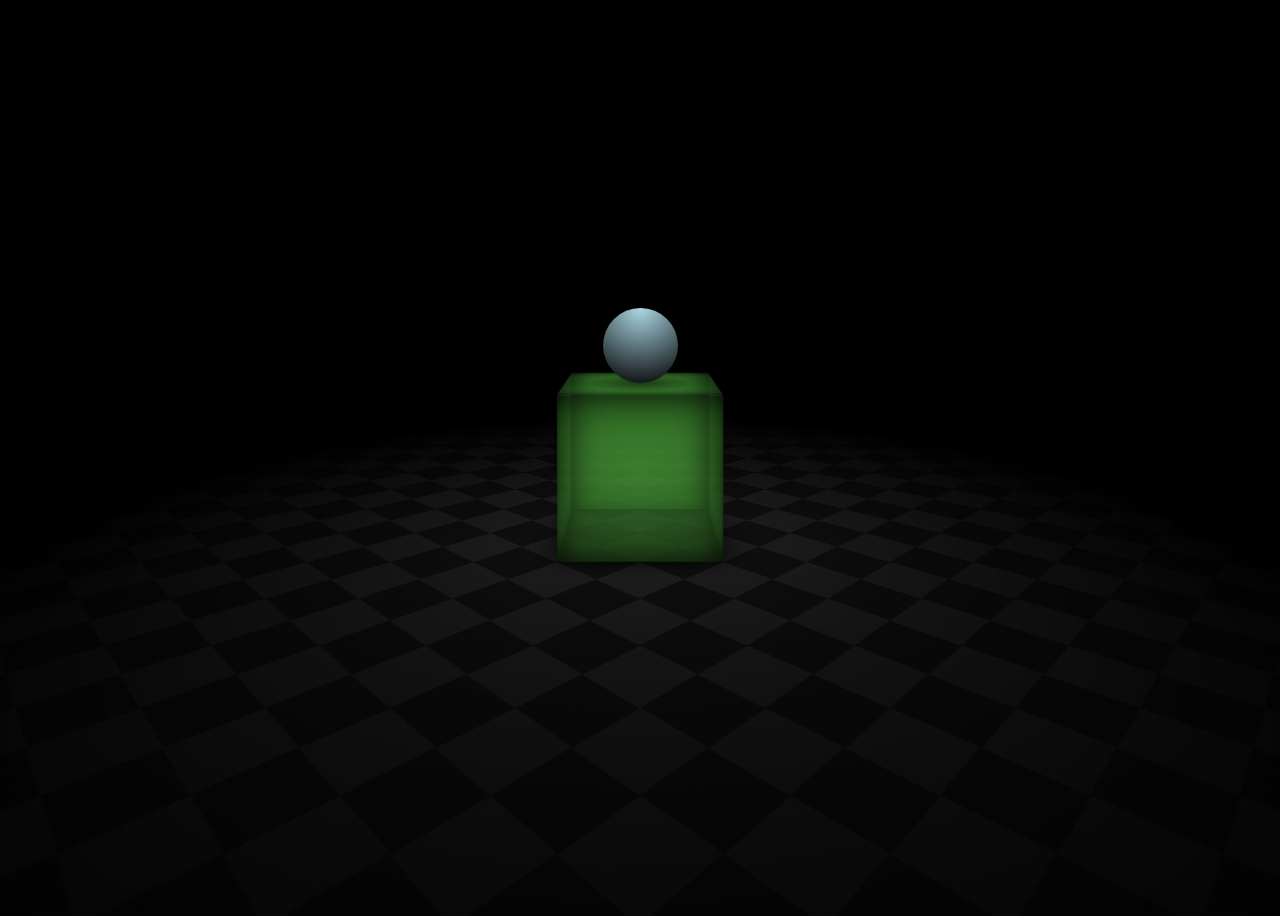
<file: 3d-css/index.html>
<!DOCTYPE html>
<html lang="en">
  <head>
    <meta charset="UTF-8" />
    <meta http-equiv="X-UA-Compatible" content="IE=edge" />
    <meta name="viewport" content="width=device-width, initial-scale=1.0" />

    <link rel="stylesheet" href="index.css" />
    <title>3D CSS</title>
  </head>
  <body>
    <div class="scene">
      <div class="floor"></div>
      <div class="cube">
        <div class="front"></div>
        <div class="back"></div>
        <div class="left"></div>
        <div class="right"></div>
        <div class="top">
          <div class="ballShadow"></div>
        </div>
        <div class="bottom"></div>
      </div>
      <div class="ball"></div>
    </div>
  </body>
</html>
</file>
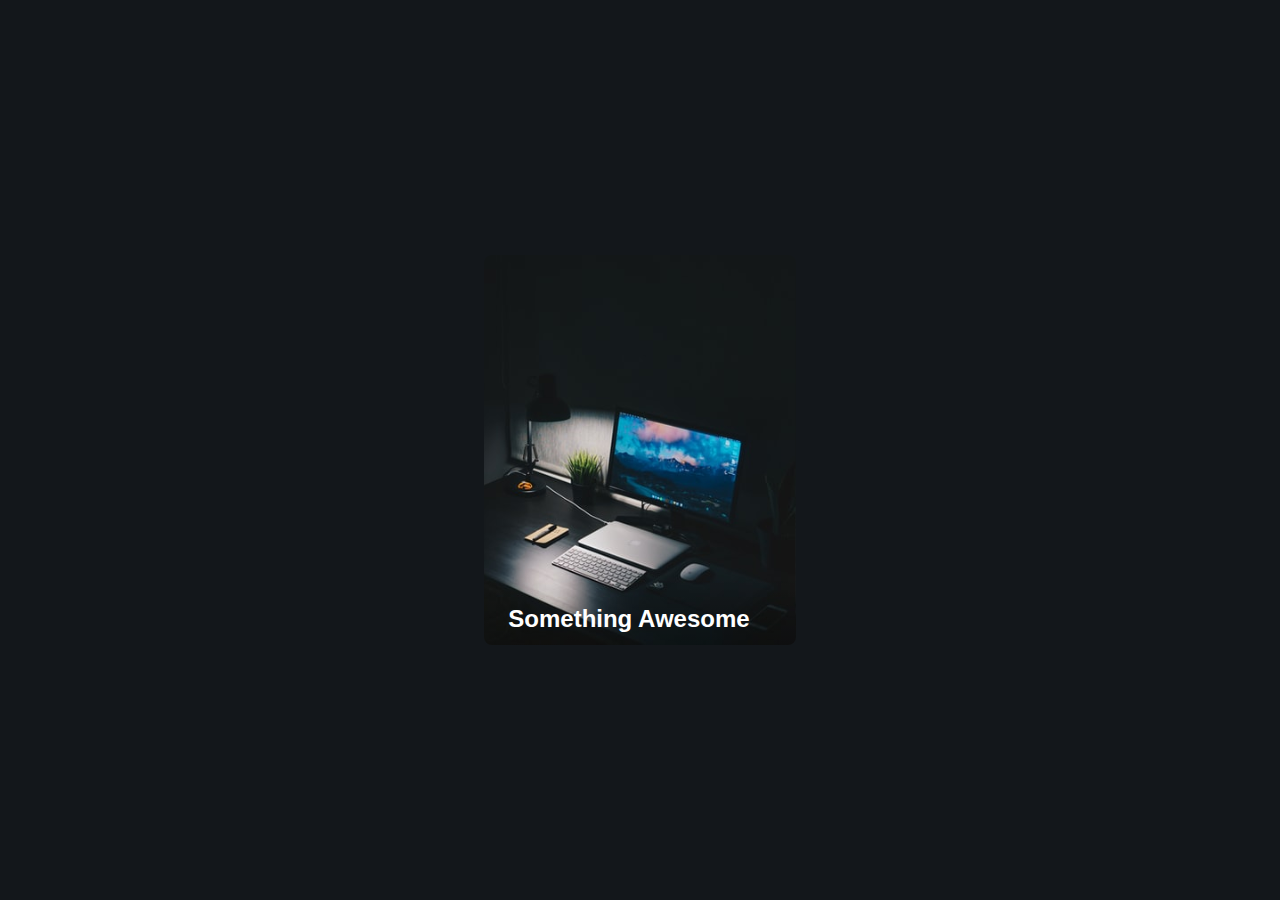
<file: CardHover/index.html>
<!DOCTYPE html>
<html lang="en">
  <head>
    <meta charset="UTF-8" />
    <meta http-equiv="X-UA-Compatible" content="IE=edge" />
    <meta name="viewport" content="width=device-width, initial-scale=1.0" />
    <title>Fun Card</title>
    <link rel="stylesheet" href="style.css" />
  </head>
  <body>
    <div class="card">
      <div class="card-content">
        <h2 class="card-title">Something Awesome</h2>
        <p class="card-body">
          Lorem ipsum dolor sit, amet consectetur adipisicing elit. Accusamus
          laborum error sequi dolore ab nemo.
        </p>
        <a href="#" class="button">Learn More</a>
      </div>
    </div>
  </body>
</html>
</file>
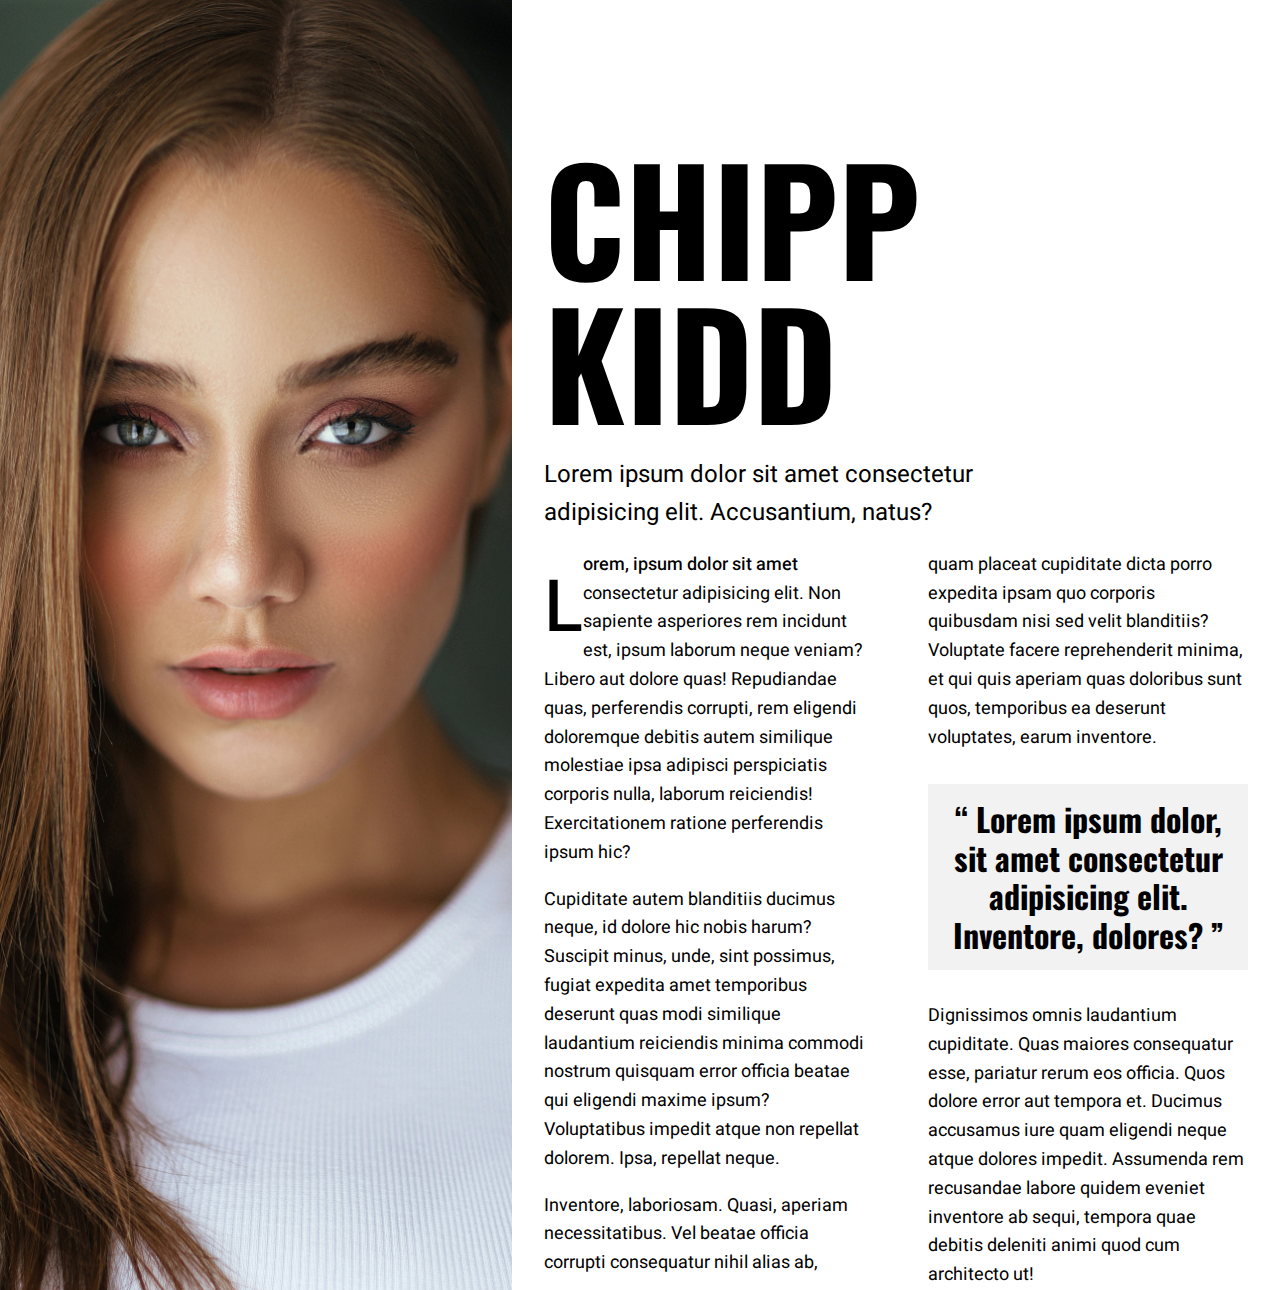
<file: magazinelayout/index.html>
<!DOCTYPE html>
<html lang="en">
  <head>
    <meta charset="UTF-8" />
    <meta http-equiv="X-UA-Compatible" content="IE=edge" />
    <meta name="viewport" content="width=device-width, initial-scale=1.0" />
    <link rel="preconnect" href="https://fonts.gstatic.com" />
    <link
      href="https://fonts.googleapis.com/css2?family=Heebo:wght@100..900&family=Oswald:wght@300..700&display=swap"
      rel="stylesheet"
    />
    <link rel="stylesheet" href="styles.css" />
    <title>Document</title>
  </head>
  <body>
    <main>
      <article class="flow">
        <img
          src="./images/face.jpg"
          alt="pretty face"
          class="article-main-image"
        />
        <h1>Chipp Kidd</h1>
        <p class="lead">
          Lorem ipsum dolor sit amet consectetur adipisicing elit. Accusantium,
          natus?
        </p>

        <div class="article-body flow">
          <p>
            Lorem, ipsum dolor sit amet consectetur adipisicing elit. Non
            sapiente asperiores rem incidunt est, ipsum laborum neque veniam?
            Libero aut dolore quas! Repudiandae quas, perferendis corrupti, rem
            eligendi doloremque debitis autem similique molestiae ipsa adipisci
            perspiciatis corporis nulla, laborum reiciendis! Exercitationem
            ratione perferendis ipsum hic?
          </p>
          <p>
            Cupiditate autem blanditiis ducimus neque, id dolore hic nobis
            harum? Suscipit minus, unde, sint possimus, fugiat expedita amet
            temporibus deserunt quas modi similique laudantium reiciendis minima
            commodi nostrum quisquam error officia beatae qui eligendi maxime
            ipsum? Voluptatibus impedit atque non repellat dolorem. Ipsa,
            repellat neque.
          </p>
          <p>
            Inventore, laboriosam. Quasi, aperiam necessitatibus. Vel beatae
            officia corrupti consequatur nihil alias ab, quam placeat cupiditate
            dicta porro expedita ipsam quo corporis quibusdam nisi sed velit
            blanditiis? Voluptate facere reprehenderit minima, et qui quis
            aperiam quas doloribus sunt quos, temporibus ea deserunt voluptates,
            earum inventore.
          </p>
          <blockquote>
            Lorem ipsum dolor, sit amet consectetur adipisicing elit. Inventore,
            dolores?
          </blockquote>
          <p>
            Dignissimos omnis laudantium cupiditate. Quas maiores consequatur
            esse, pariatur rerum eos officia. Quos dolore error aut tempora et.
            Ducimus accusamus iure quam eligendi neque atque dolores impedit.
            Assumenda rem recusandae labore quidem eveniet inventore ab sequi,
            tempora quae debitis deleniti animi quod cum architecto ut!
          </p>
        </div>
      </article>
    </main>
  </body>
</html>
</file>
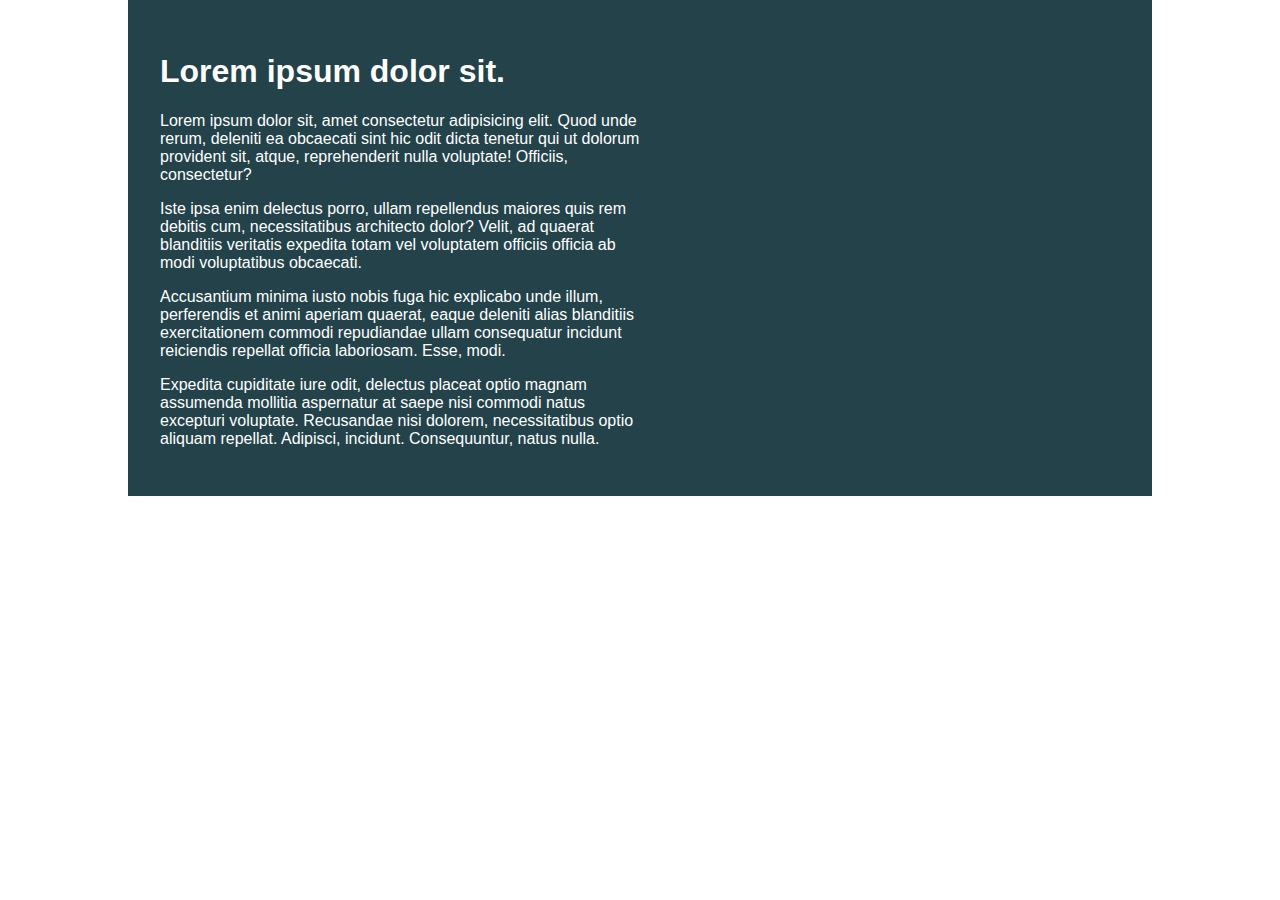
<file: Responsive CSS/challenge 1/index.html>
<!DOCTYPE html>
<html lang="en">

<head>
    <meta charset="UTF-8">
    <meta name="viewport" content="width=device-width, initial-scale=1.0">
    <title>Day 01</title>

    <link rel="stylesheet" href="style.css">
</head>

<body>
    <div class="container">
        <div class="intro-content">
            <h1>Lorem ipsum dolor sit.</h1>
            <p>Lorem ipsum dolor sit, amet consectetur adipisicing elit. Quod unde rerum, deleniti ea obcaecati sint hic
                odit dicta tenetur qui ut dolorum provident sit, atque, reprehenderit nulla voluptate! Officiis,
                consectetur?</p>
            <p>Iste ipsa enim delectus porro, ullam repellendus maiores quis rem debitis cum, necessitatibus architecto
                dolor? Velit, ad quaerat blanditiis veritatis expedita totam vel voluptatem officiis officia ab modi
                voluptatibus obcaecati.</p>
            <p>Accusantium minima iusto nobis fuga hic explicabo unde illum, perferendis et animi aperiam quaerat, eaque
                deleniti alias blanditiis exercitationem commodi repudiandae ullam consequatur incidunt reiciendis
                repellat officia laboriosam. Esse, modi.</p>
            <p>Expedita cupiditate iure odit, delectus placeat optio magnam assumenda mollitia aspernatur at saepe nisi
                commodi natus excepturi voluptate. Recusandae nisi dolorem, necessitatibus optio aliquam repellat.
                Adipisci, incidunt. Consequuntur, natus nulla.</p>
        </div>
    </div>
</body>

</html>
</file>
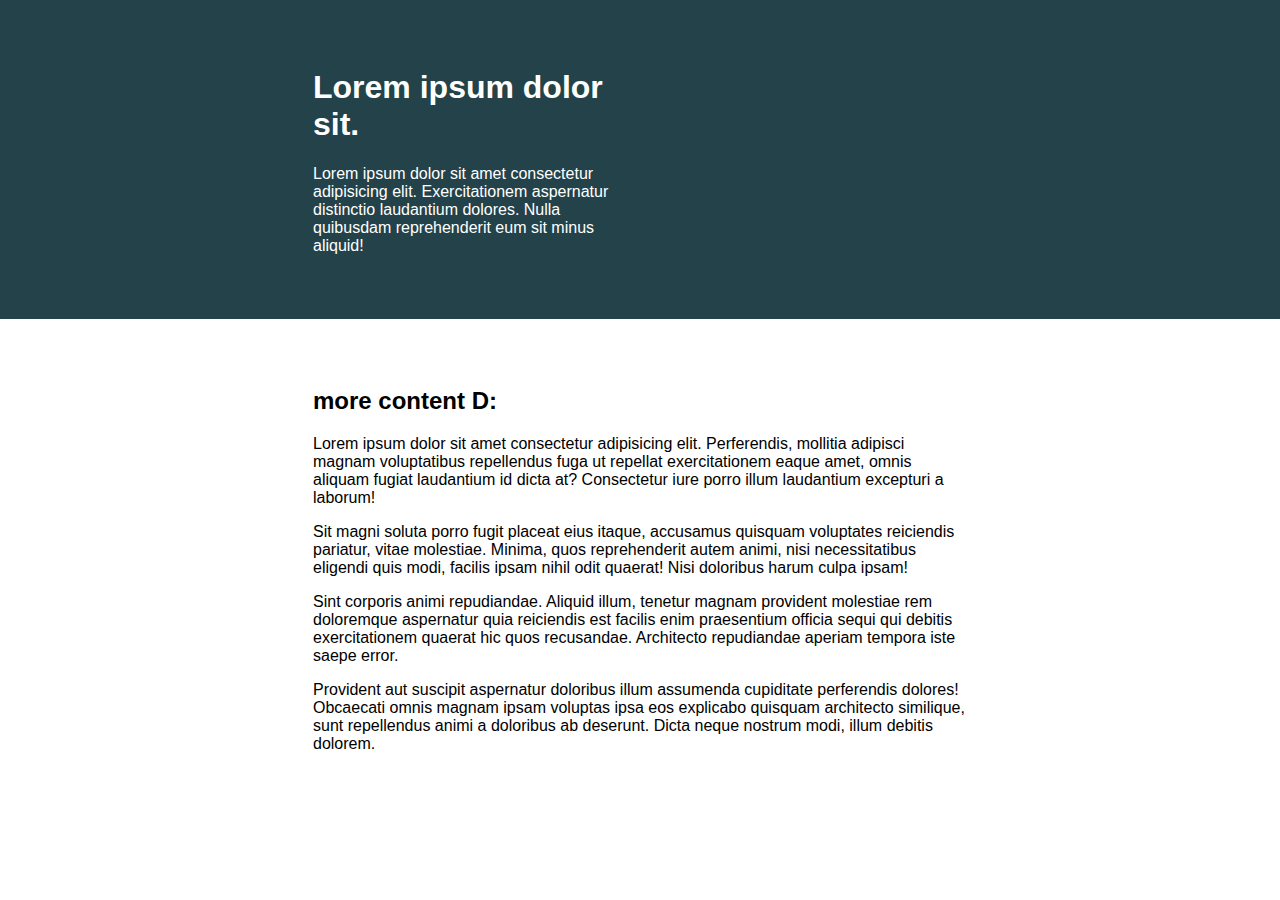
<file: Responsive CSS/Challenge 2/index.html>
<!DOCTYPE html>
<html lang="en">
  <head>
    <meta charset="UTF-8" />
    <meta name="viewport" content="width=device-width, initial-scale=1.0" />
    <title>Day 01</title>

    <link rel="stylesheet" href="style.css" />
  </head>
  <body>
    <div class="background">
      <div class="container">
        <div class="intro-content">
          <h1>Lorem ipsum dolor sit.</h1>
          <p>
            Lorem ipsum dolor sit amet consectetur adipisicing elit.
            Exercitationem aspernatur distinctio laudantium dolores. Nulla
            quibusdam reprehenderit eum sit minus aliquid!
          </p>
        </div>
      </div>
    </div>
    <article class="main">
      <div class="main-content">
        <h2>more content D:</h2>
        <p>
          Lorem ipsum dolor sit amet consectetur adipisicing elit. Perferendis,
          mollitia adipisci magnam voluptatibus repellendus fuga ut repellat
          exercitationem eaque amet, omnis aliquam fugiat laudantium id dicta
          at? Consectetur iure porro illum laudantium excepturi a laborum!
        </p>
        <p>
          Sit magni soluta porro fugit placeat eius itaque, accusamus quisquam
          voluptates reiciendis pariatur, vitae molestiae. Minima, quos
          reprehenderit autem animi, nisi necessitatibus eligendi quis modi,
          facilis ipsam nihil odit quaerat! Nisi doloribus harum culpa ipsam!
        </p>
        <p>
          Sint corporis animi repudiandae. Aliquid illum, tenetur magnam
          provident molestiae rem doloremque aspernatur quia reiciendis est
          facilis enim praesentium officia sequi qui debitis exercitationem
          quaerat hic quos recusandae. Architecto repudiandae aperiam tempora
          iste saepe error.
        </p>
        <p>
          Provident aut suscipit aspernatur doloribus illum assumenda cupiditate
          perferendis dolores! Obcaecati omnis magnam ipsam voluptas ipsa eos
          explicabo quisquam architecto similique, sunt repellendus animi a
          doloribus ab deserunt. Dicta neque nostrum modi, illum debitis
          dolorem.
        </p>
      </div>
    </article>
  </body>
</html>
</file>
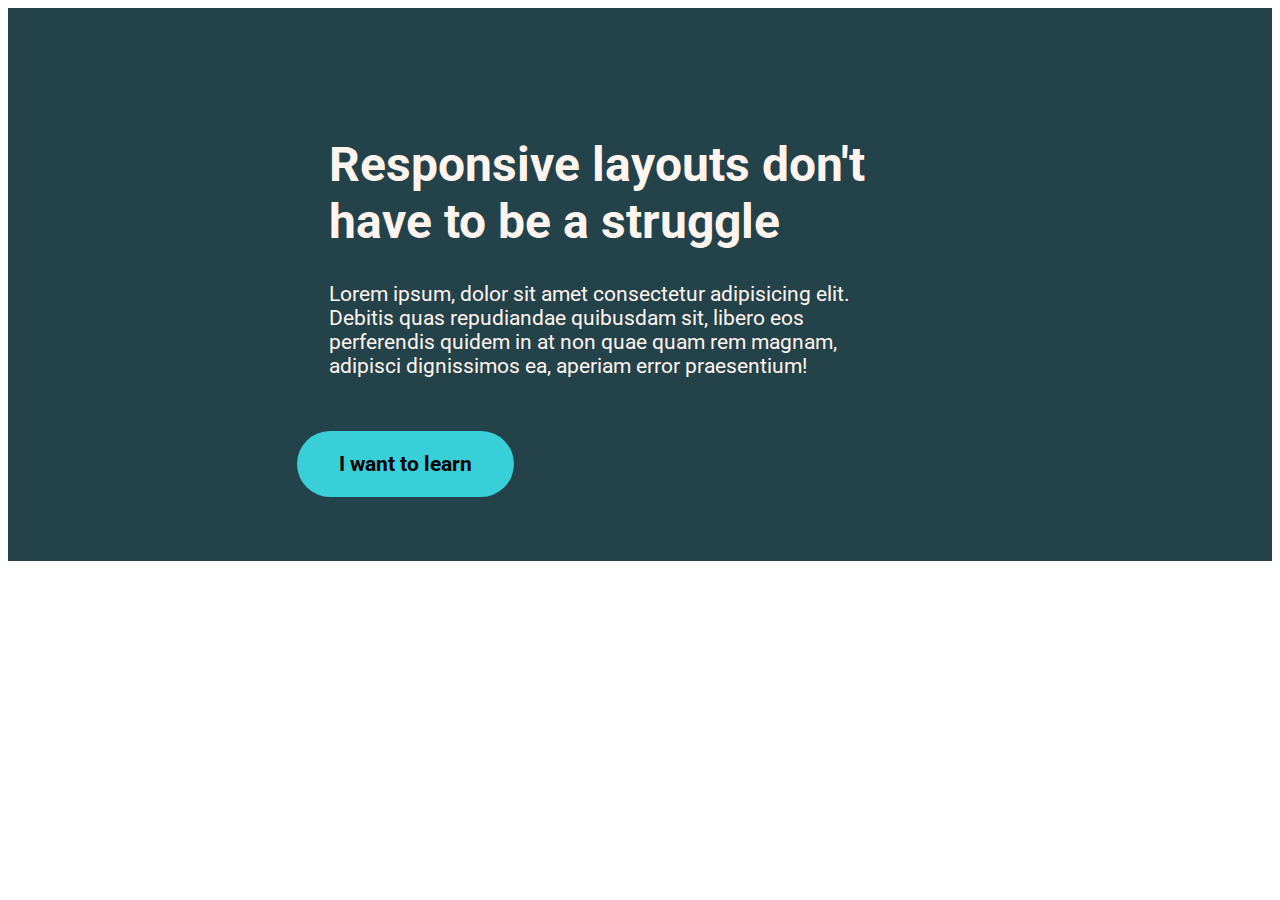
<file: Responsive CSS/Challenge 3/index.html>
<!DOCTYPE html>
<html>
  <head>
    <link rel="stylesheet" href="style.css" type="text/css" />
    <link
      href="https://fonts.googleapis.com/css?family=Roboto"
      rel="stylesheet"
    />
    <title>Challenge 3</title>
  </head>
  <body>
    <div class="hero">
      <div class="hero container">
        <div class="hero intro">
          <h1 class="intro__title">
            Responsive layouts don't have to be a struggle
          </h1>
          <p class="intro__text">
            Lorem ipsum, dolor sit amet consectetur adipisicing elit. Debitis
            quas repudiandae quibusdam sit, libero eos perferendis quidem in at
            non quae quam rem magnam, adipisci dignissimos ea, aperiam error
            praesentium!
          </p>
        </div>
        <a href="https://courses.kevinpowell.co/" class="button">
          <span>I want to learn</span>
        </a>
      </div>
    </div>
  </body>
</html>
</file>
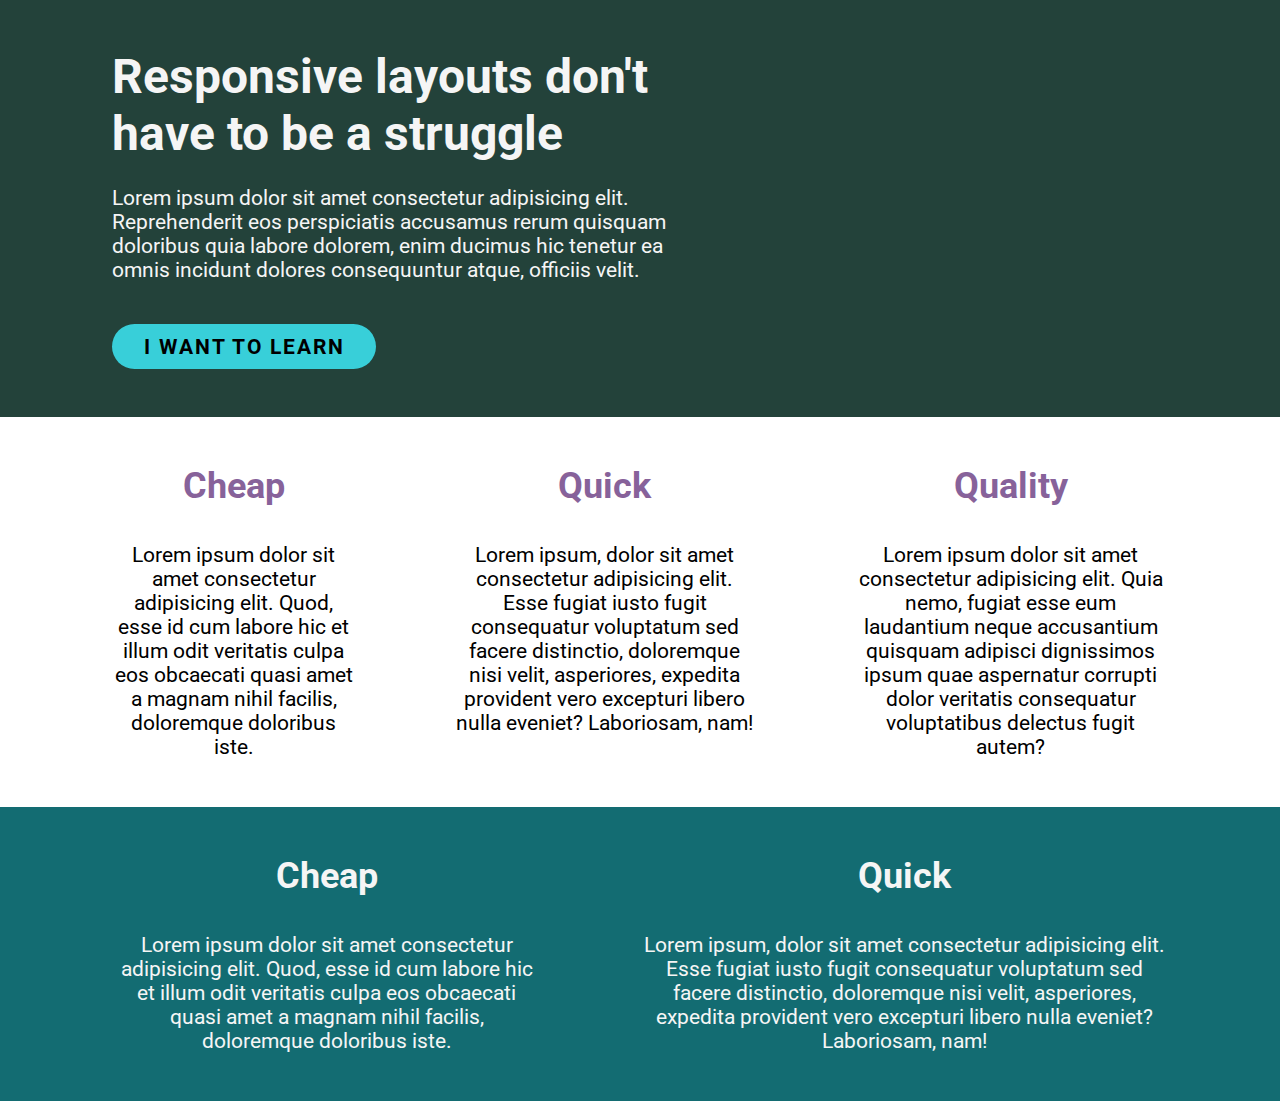
<file: Responsive CSS/Challenge 4/index.html>
<!DOCTYPE html>
<html>
  <head>
    <title>Challenge 4</title>
    <link rel="stylesheet" href="style.css" type="text/css" />
    <link
      href="https://fonts.googleapis.com/css?family=Roboto"
      rel="stylesheet"
    />
  </head>
  <body>
    <div class="hero">
      <div class="container">
        <div class="hero__text">
          <h1>Responsive layouts don't have to be a struggle</h1>
          <p>
            Lorem ipsum dolor sit amet consectetur adipisicing elit.
            Reprehenderit eos perspiciatis accusamus rerum quisquam doloribus
            quia labore dolorem, enim ducimus hic tenetur ea omnis incidunt
            dolores consequuntur atque, officiis velit.
          </p>
          <a href="https://www.kevinpowell.co/" class="button"
            >I want to learn</a
          >
        </div>
      </div>
    </div>
    <main class="main">
      <div class="container">
        <div class="row">
          <div class="column">
            <h2 id="row1__title">Cheap</h2>
            <p>
              Lorem ipsum dolor sit amet consectetur adipisicing elit. Quod,
              esse id cum labore hic et illum odit veritatis culpa eos obcaecati
              quasi amet a magnam nihil facilis, doloremque doloribus iste.
            </p>
          </div>
          <div class="column">
            <h2 id="row1__title">Quick</h2>
            <p>
              Lorem ipsum, dolor sit amet consectetur adipisicing elit. Esse
              fugiat iusto fugit consequatur voluptatum sed facere distinctio,
              doloremque nisi velit, asperiores, expedita provident vero
              excepturi libero nulla eveniet? Laboriosam, nam!
            </p>
          </div>
          <div class="column">
            <h2 id="row1__title">Quality</h2>
            <p>
              Lorem ipsum dolor sit amet consectetur adipisicing elit. Quia
              nemo, fugiat esse eum laudantium neque accusantium quisquam
              adipisci dignissimos ipsum quae aspernatur corrupti dolor
              veritatis consequatur voluptatibus delectus fugit autem?
            </p>
          </div>
        </div>
      </div>

      <div class="row2">
        <div class="container">
          <div class="row">
            <div class="column">
              <h2>Cheap</h2>
              <p>
                Lorem ipsum dolor sit amet consectetur adipisicing elit. Quod,
                esse id cum labore hic et illum odit veritatis culpa eos
                obcaecati quasi amet a magnam nihil facilis, doloremque
                doloribus iste.
              </p>
            </div>
            <div class="column">
              <h2>Quick</h2>
              <p>
                Lorem ipsum, dolor sit amet consectetur adipisicing elit. Esse
                fugiat iusto fugit consequatur voluptatum sed facere distinctio,
                doloremque nisi velit, asperiores, expedita provident vero
                excepturi libero nulla eveniet? Laboriosam, nam!
              </p>
            </div>
          </div>
        </div>
      </div>
    </main>
  </body>
</html>
</file>
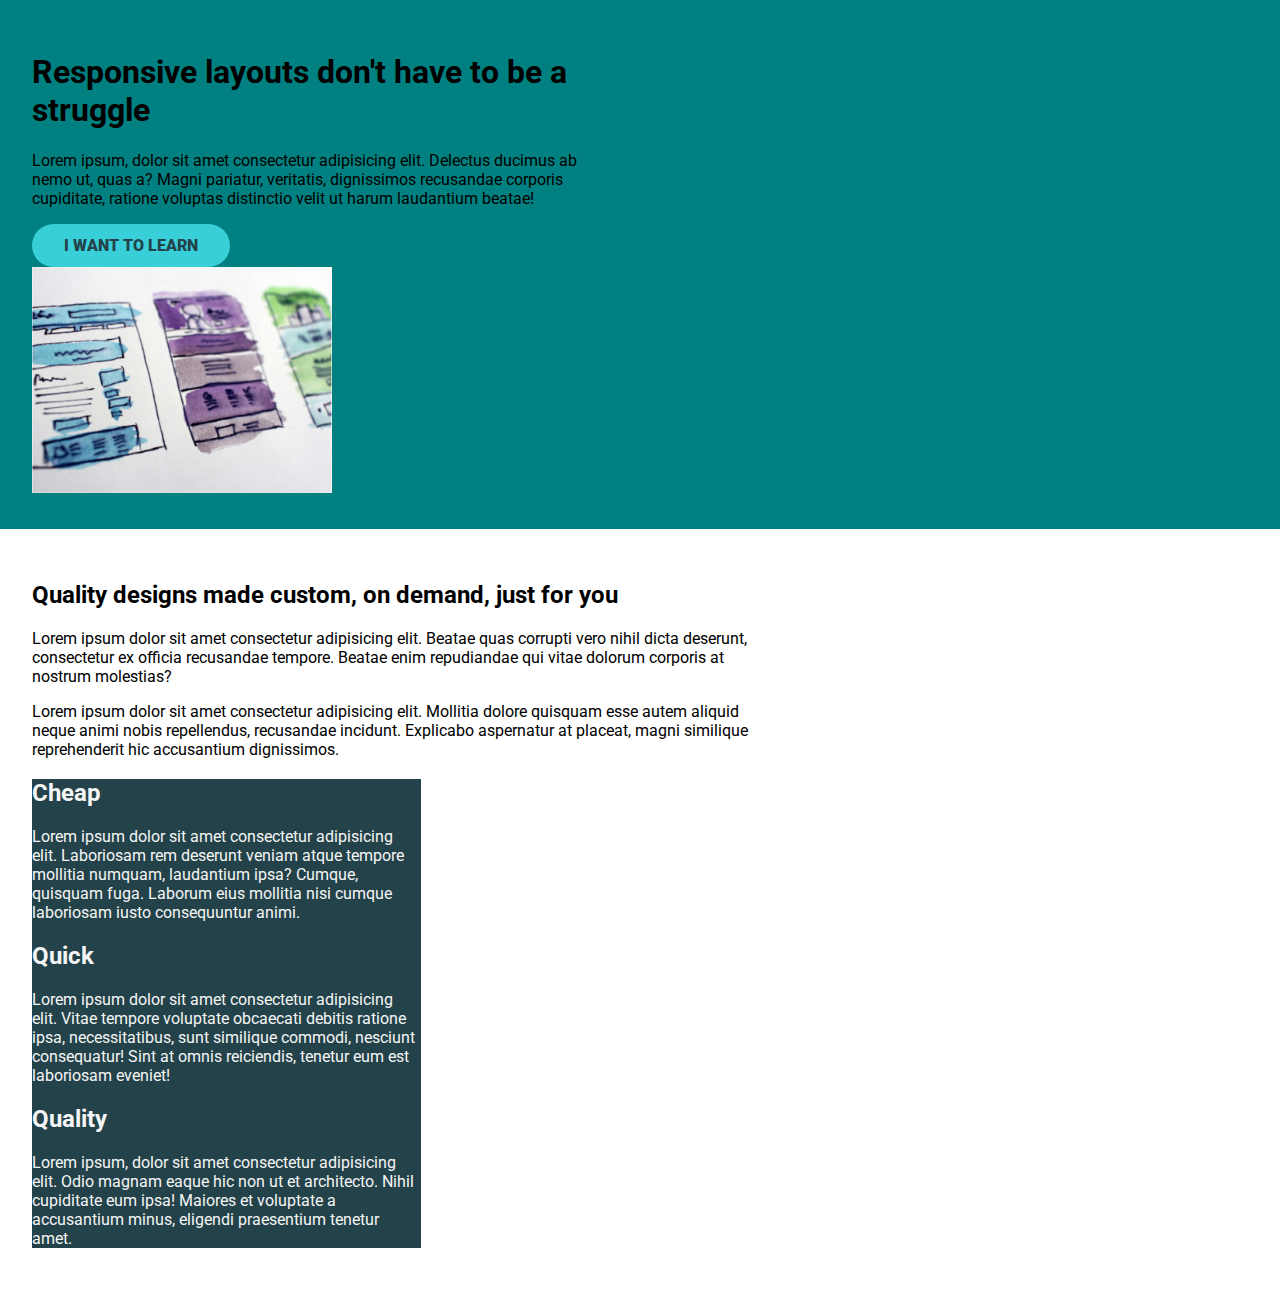
<file: Responsive CSS/Challenge 5/index.html>
<!DOCTYPE html>
<html>
  <head>
    <title>Challenge 5</title>
    <link rel="stylesheet" href="style.css" type="text/css" />
    <link
      href="https://fonts.googleapis.com/css?family=Roboto"
      rel="stylesheet"
    />
  </head>
  <body>
    <!--hero section-->
    <section class="hero">
      <div class="container">
        <div class="row">
          <div class="hero__text">
            <h1>Responsive layouts don't have to be a struggle</h1>
            <p>
              Lorem ipsum, dolor sit amet consectetur adipisicing elit. Delectus
              ducimus ab nemo ut, quas a? Magni pariatur, veritatis, dignissimos
              recusandae corporis cupiditate, ratione voluptas distinctio velit
              ut harum laudantium beatae!
            </p>
            <a href="#" class="button">I want to learn</a>
          </div>
          <img src="img/hero-img.jpg" alt="Sketches of webpages" />
        </div>
      </div>
    </section>

    <main class="main conatiner row">
      <!--left hand text-->

            <article class="article">
          <h2>Quality designs made custom, on demand, just for you</h2>
          <p>
            Lorem ipsum dolor sit amet consectetur adipisicing elit. Beatae quas
            corrupti vero nihil dicta deserunt, consectetur ex officia
            recusandae tempore. Beatae enim repudiandae qui vitae dolorum
            corporis at nostrum molestias?
          </p>
          <p>
            Lorem ipsum dolor sit amet consectetur adipisicing elit. Mollitia
            dolore quisquam esse autem aliquid neque animi nobis repellendus,
            recusandae incidunt. Explicabo aspernatur at placeat, magni
            similique reprehenderit hic accusantium dignissimos.
          </p>
        </article>

        <!-- right hand text -->

        <aside class="aside">
         
            <h2>Cheap</h2>
            <p>
              Lorem ipsum dolor sit amet consectetur adipisicing elit.
              Laboriosam rem deserunt veniam atque tempore mollitia numquam,
              laudantium ipsa? Cumque, quisquam fuga. Laborum eius mollitia nisi
              cumque laboriosam iusto consequuntur animi.
            </p>
          
          
            <h2>Quick</h2>
            <p>
              Lorem ipsum dolor sit amet consectetur adipisicing elit. Vitae
              tempore voluptate obcaecati debitis ratione ipsa, necessitatibus,
              sunt similique commodi, nesciunt consequatur! Sint at omnis
              reiciendis, tenetur eum est laboriosam eveniet!
            </p>
          
            <h2>Quality</h2>
            <p>
              Lorem ipsum, dolor sit amet consectetur adipisicing elit. Odio
              magnam eaque hic non ut et architecto. Nihil cupiditate eum ipsa!
              Maiores et voluptate a accusantium minus, eligendi praesentium
              tenetur amet.
            </p>
         
        </aside>
      </div>
    </main>
  </body>
</html>
</file>
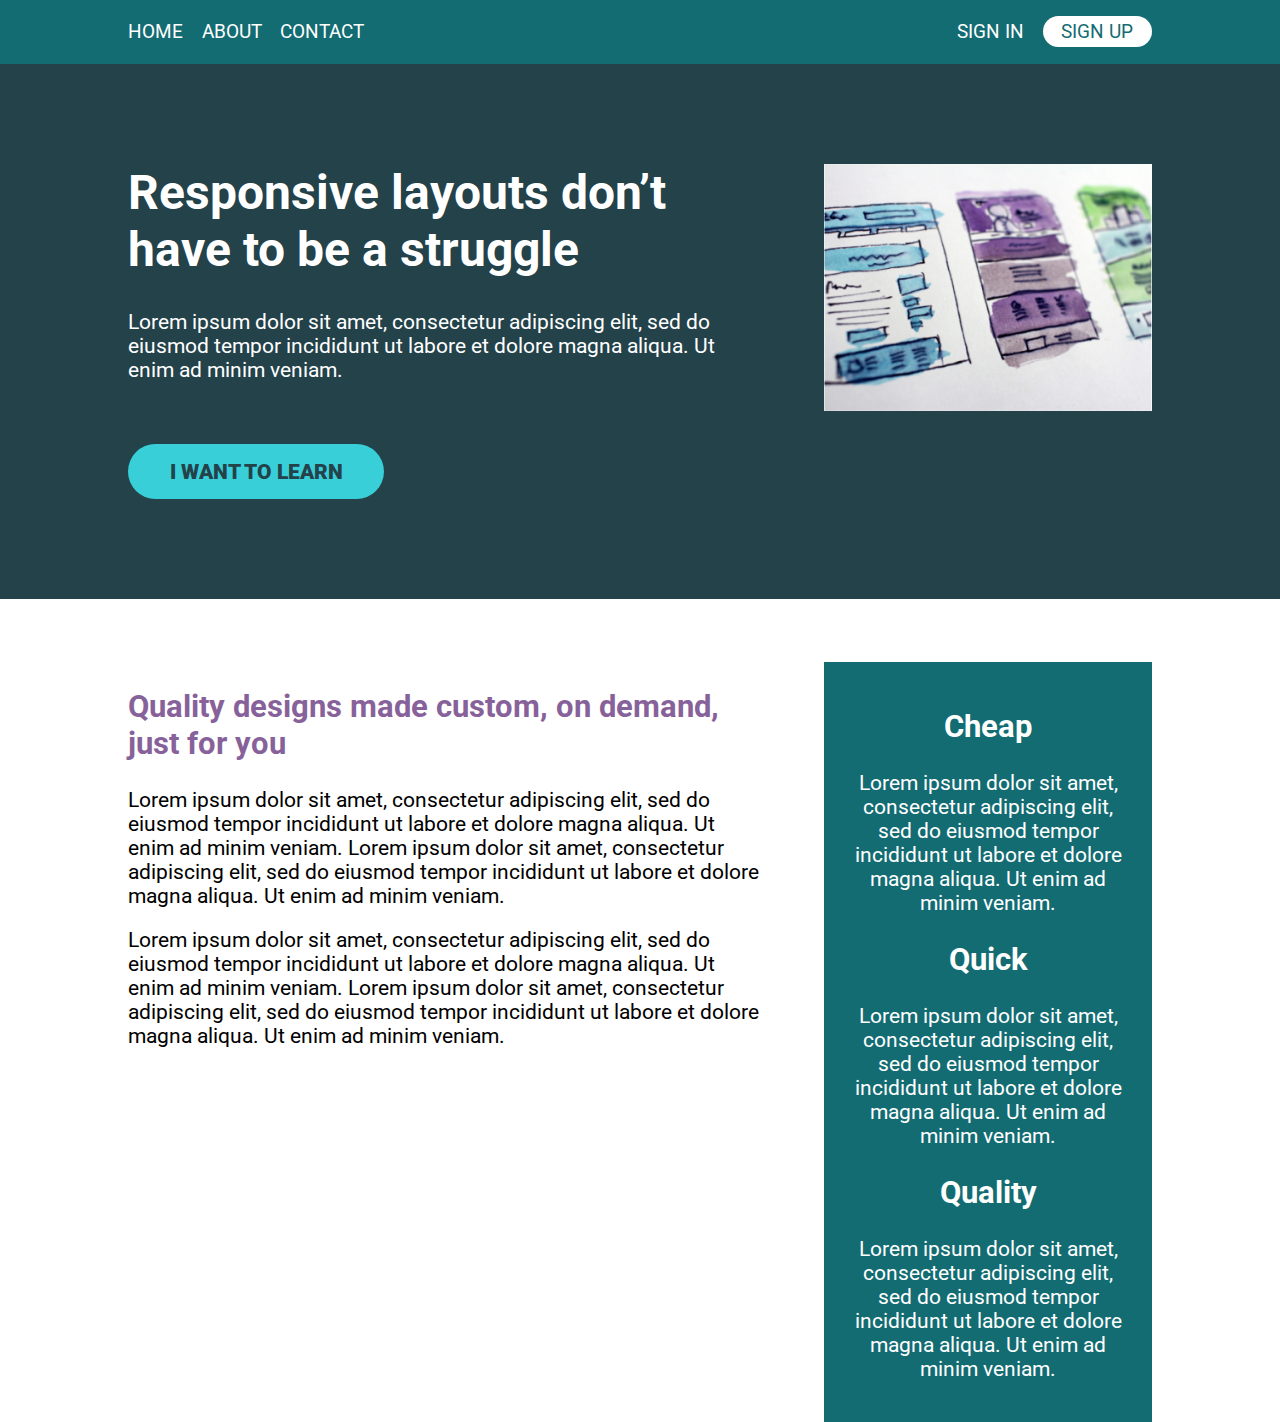
<file: Responsive CSS/Challenge 6 flexbox 3/index.html>
<!DOCTYPE html>
<html lang="en">
  <head>
    <meta charset="UTF-8" />
    <meta name="viewport" content="width=device-width, initial-scale=1.0" />
    <title>Conquering Responsive Layouts</title>
    <link
      href="https://fonts.googleapis.com/css2?family=Roboto:wght@400;900&display=swap"
      rel="stylesheet"
    />
    <link rel="stylesheet" href="style.css" />
  </head>
  <body>
    <header>
      <nav class="nav container">
        <ul class="nav__list">
          <li class="nav__item"><a href="#" class="nav__link">Home</a></li>
          <li class="nav__item"><a href="#" class="nav__link">About</a></li>
          <li class="nav__item"><a href="#" class="nav__link">Contact</a></li>
        </ul>
        <ul class="nav__list">
          <li class="nav__item"><a href="#" class="nav__link">Sign In</a></li>
          <li class="nav__item">
            <a href="#" class="nav__link nav__link--button">Sign up</a>
          </li>
        </ul>
      </nav>
    </header>

    <section class="hero">
      <div class="container row">
        <div class="hero__text">
          <h1>Responsive layouts don’t have to be a struggle</h1>
          <p>
            Lorem ipsum dolor sit amet, consectetur adipiscing elit, sed do
            eiusmod tempor incididunt ut labore et dolore magna aliqua. Ut enim
            ad minim veniam.
          </p>
          <a href="#" class="btn">I want to learn</a>
        </div>
        <img
          src="img/hero-img.jpg"
          alt="UX design sketches"
          class="hero__img"
        />
      </div>
    </section>

    <main class="main container row">
      <section class="primary-content">
        <h2 class="section-title">
          Quality designs made custom, on demand, just for you
        </h2>
        <p>
          Lorem ipsum dolor sit amet, consectetur adipiscing elit, sed do
          eiusmod tempor incididunt ut labore et dolore magna aliqua. Ut enim ad
          minim veniam. Lorem ipsum dolor sit amet, consectetur adipiscing elit,
          sed do eiusmod tempor incididunt ut labore et dolore magna aliqua. Ut
          enim ad minim veniam.
        </p>
        <p>
          Lorem ipsum dolor sit amet, consectetur adipiscing elit, sed do
          eiusmod tempor incididunt ut labore et dolore magna aliqua. Ut enim ad
          minim veniam. Lorem ipsum dolor sit amet, consectetur adipiscing elit,
          sed do eiusmod tempor incididunt ut labore et dolore magna aliqua. Ut
          enim ad minim veniam.
        </p>
      </section>
      <aside class="sidebar">
        <h2 class="sidebar-title">Cheap</h2>
        <p>
          Lorem ipsum dolor sit amet, consectetur adipiscing elit, sed do
          eiusmod tempor incididunt ut labore et dolore magna aliqua. Ut enim ad
          minim veniam.
        </p>

        <h2 class="sidebar-title">Quick</h2>
        <p>
          Lorem ipsum dolor sit amet, consectetur adipiscing elit, sed do
          eiusmod tempor incididunt ut labore et dolore magna aliqua. Ut enim ad
          minim veniam.
        </p>

        <h2 class="sidebar-title">Quality</h2>
        <p>
          Lorem ipsum dolor sit amet, consectetur adipiscing elit, sed do
          eiusmod tempor incididunt ut labore et dolore magna aliqua. Ut enim ad
          minim veniam.
        </p>
      </aside>
    </main>
  </body>
</html>
</file>
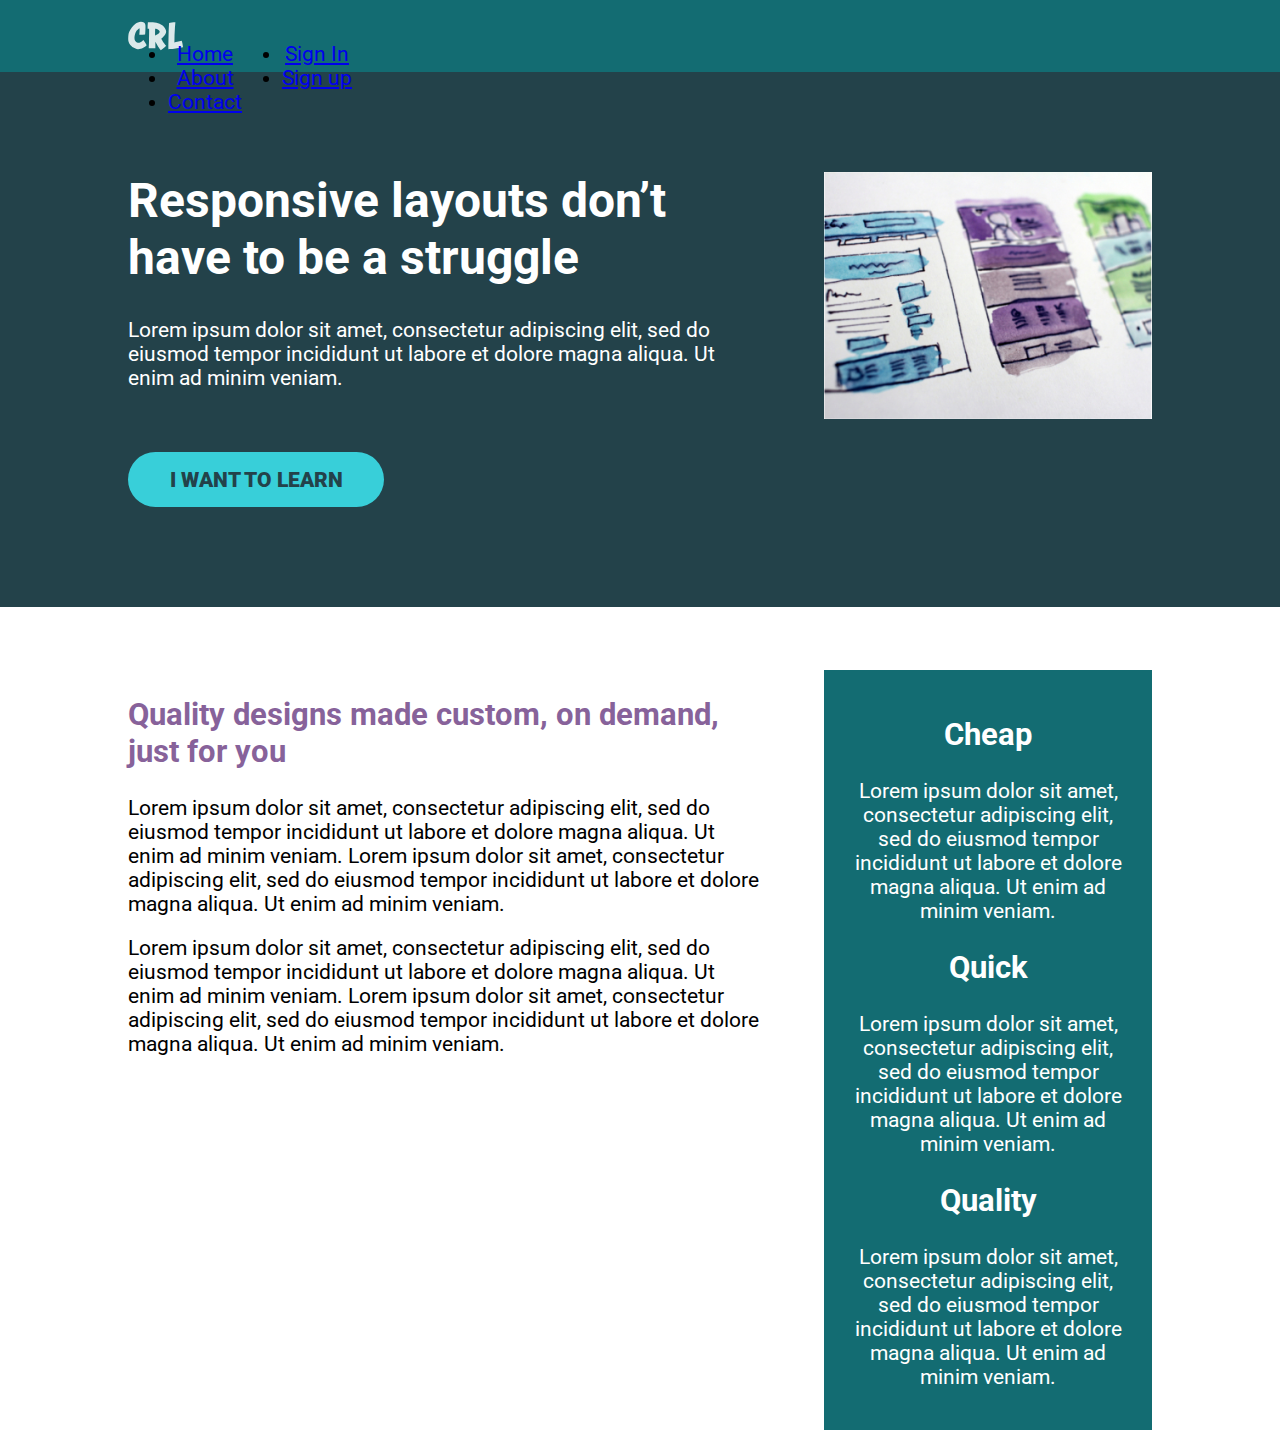
<file: Responsive CSS/Challenge 8 nav bar/index.html>
<!DOCTYPE html>
<html lang="en">
<head>
    <meta charset="UTF-8">
    <meta name="viewport" content="width=device-width, initial-scale=1.0">
    <title>Conquering Responsive Layouts</title>
    <link href="https://fonts.googleapis.com/css2?family=Roboto:wght@400;900&display=swap" rel="stylesheet"> 
    <link rel="stylesheet" href="style.css">
</head>
<body>
    <header> 
        <div class="container row">
            <button class="nav-toggle" aria-label="open navigation">
                <span class="hamburger"></span>
            </button>
            <a class="logo" href="#">
                <img src="img/logo.svg" alt="conquering responsive layouts">
            </a>
            <nav class="nav">
                <ul class="nav__list nav__list--primary">
                    <li class="nav__item"><a href="#" class="nav__link">Home</a></li>
                    <li class="nav__item"><a href="#" class="nav__link">About</a></li>
                    <li class="nav__item"><a href="#" class="nav__link">Contact</a></li>
                </ul>
                <ul class="nav__list nav__list--secondary">
                    <li class="nav__item"><a href="#" class="nav__link">Sign In</a></li>
                    <li class="nav__item"><a href="#" class="nav__link nav__link--button">Sign up</a></li>
                </ul>
            </nav>
        </div>
    </header>
    
    <section class="hero">
        <div class="container row">
            <div class="hero__text">
                <h1>Responsive layouts don’t have to be a struggle</h1>
                <p>Lorem ipsum dolor sit amet, consectetur adipiscing elit, sed do eiusmod tempor incididunt ut labore et dolore magna aliqua. Ut enim ad minim veniam.</p>
                <a href="#" class="btn">I want to learn</a>
            </div>
            <img src="img/hero-img.jpg" alt="UX design sketches" class="hero__img">
        </div>
    </section> 

    <main class="main container row">
            <section class="primary-content">
                <h2 class="section-title">Quality designs made custom, on demand, just for you</h2>
                <p>Lorem ipsum dolor sit amet, consectetur adipiscing elit, sed do eiusmod tempor incididunt ut labore et dolore magna aliqua. Ut enim ad minim veniam. Lorem ipsum dolor sit amet, consectetur adipiscing elit, sed do eiusmod tempor incididunt ut labore et dolore magna aliqua. Ut enim ad minim veniam.</p>
                <p>Lorem ipsum dolor sit amet, consectetur adipiscing elit, sed do eiusmod tempor incididunt ut labore et dolore magna aliqua. Ut enim ad minim veniam. Lorem ipsum dolor sit amet, consectetur adipiscing elit, sed do eiusmod tempor incididunt ut labore et dolore magna aliqua. Ut enim ad minim veniam.</p>
            </section>
            <aside class="sidebar">
                <h2 class="sidebar-title">Cheap</h2>
                <p>Lorem ipsum dolor sit amet, consectetur adipiscing elit, sed do eiusmod tempor incididunt ut labore et dolore magna aliqua. Ut enim ad minim veniam.</p>

                <h2 class="sidebar-title">Quick</h2>
                <p>Lorem ipsum dolor sit amet, consectetur adipiscing elit, sed do eiusmod tempor incididunt ut labore et dolore magna aliqua. Ut enim ad minim veniam.</p>

                <h2 class="sidebar-title">Quality</h2>
                <p>Lorem ipsum dolor sit amet, consectetur adipiscing elit, sed do eiusmod tempor incididunt ut labore et dolore magna aliqua. Ut enim ad minim veniam.</p>
            </aside>
    </main>

    <script src="main.js"></script>

</body>
</html>
</file>
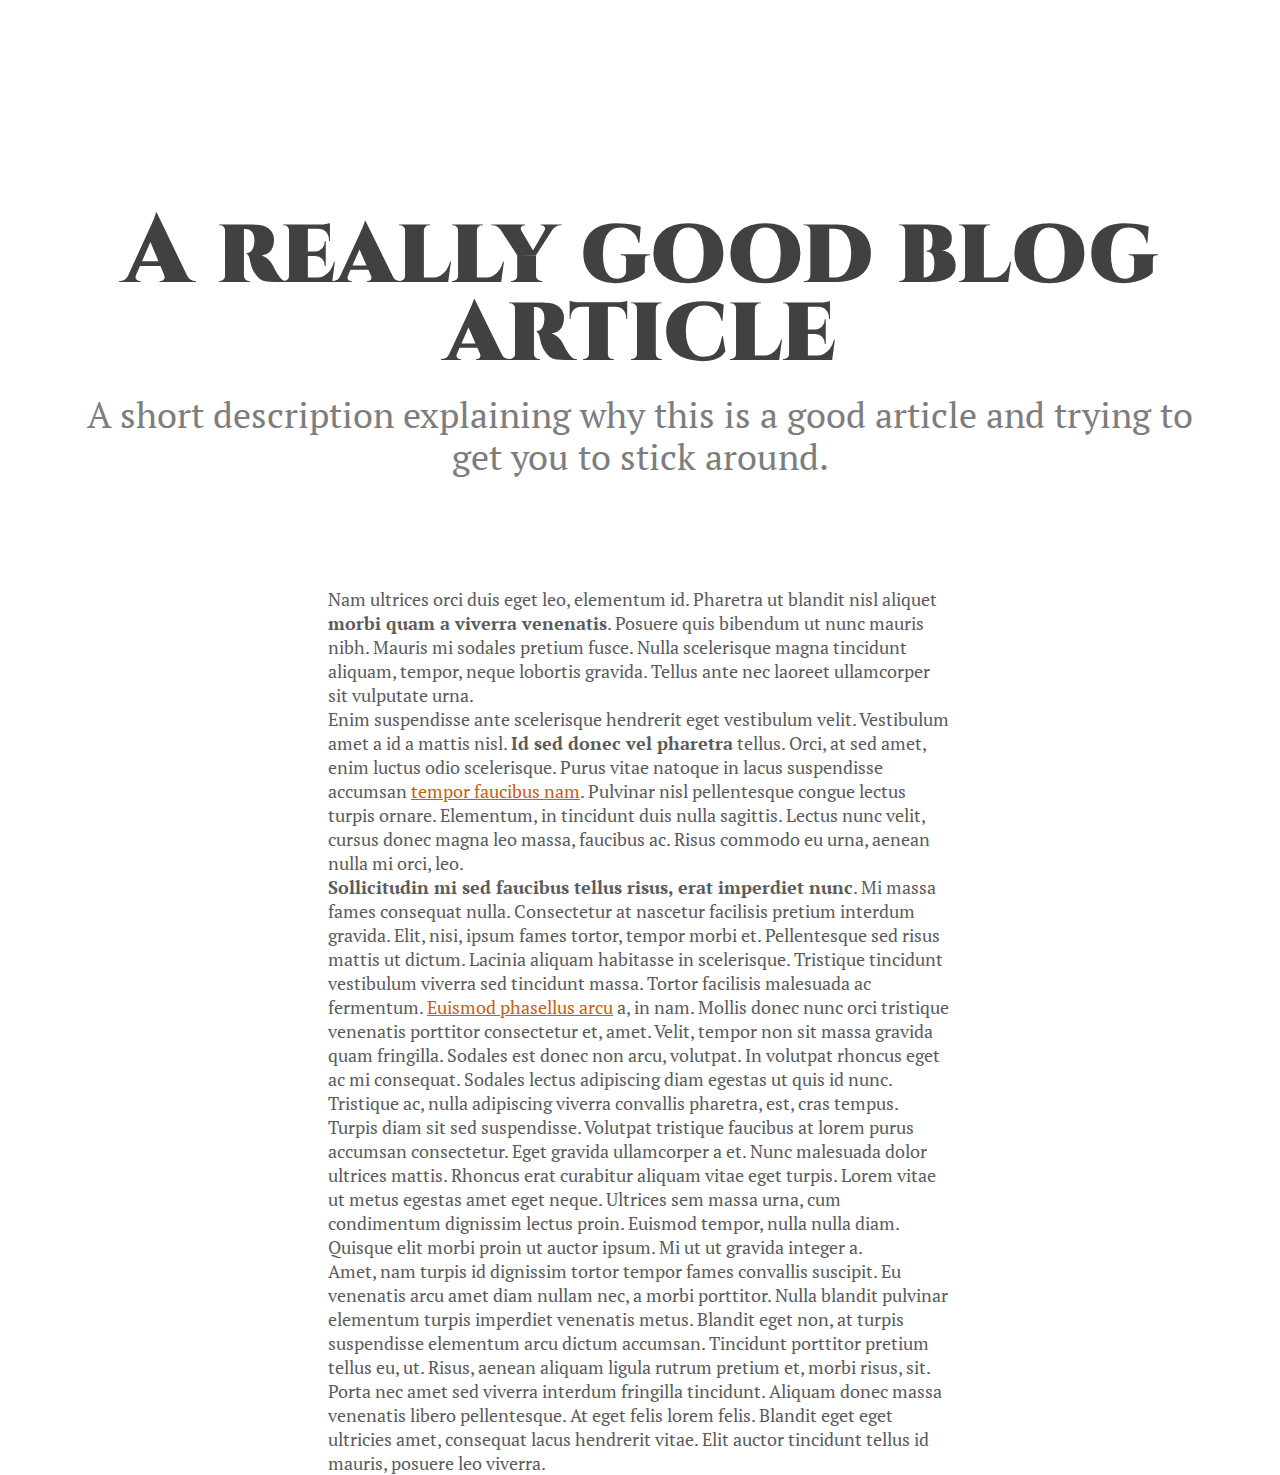
<file: demystified/1.0 - blog-post/01 - start here/index.html>
<!DOCTYPE html>
<html lang="en">
  <head>
    <meta charset="UTF-8" />
    <meta name="viewport" content="width=device-width, initial-scale=1.0" />
    <title>A great blog</title>
    <link
      href="https://fonts.googleapis.com/css2?family=Cinzel:wght@900&family=PT+Serif:wght@400;700&display=swap"
      rel="stylesheet"
    />
    <link rel="stylesheet" href="styles.css" />
  </head>

  <body>
    <article>
      <header>
        <h1>A really good blog article</h1>
        <p class="subtitle">
          A short description explaining why this is a good article and trying
          to get you to stick around.
        </p>
      </header>
      <div class="container">
        <p class="lead">
          Nam ultrices orci duis eget leo, elementum id. Pharetra ut blandit
          nisl aliquet <strong>morbi quam a viverra venenatis</strong>. Posuere
          quis bibendum ut nunc mauris nibh. Mauris mi sodales pretium fusce.
          Nulla scelerisque magna tincidunt aliquam, tempor, neque lobortis
          gravida. Tellus ante nec laoreet ullamcorper sit vulputate urna.
        </p>
        <p>
          Enim suspendisse ante scelerisque hendrerit eget vestibulum velit.
          Vestibulum amet a id a mattis nisl.
          <strong>Id sed donec vel pharetra</strong> tellus. Orci, at sed amet,
          enim luctus odio scelerisque. Purus vitae natoque in lacus suspendisse
          accumsan <a href="#">tempor faucibus nam</a>. Pulvinar nisl
          pellentesque congue lectus turpis ornare. Elementum, in tincidunt duis
          nulla sagittis. Lectus nunc velit, cursus donec magna leo massa,
          faucibus ac. Risus commodo eu urna, aenean nulla mi orci, leo.
        </p>
        <p>
          <strong
            >Sollicitudin mi sed faucibus tellus risus, erat imperdiet
            nunc</strong
          >. Mi massa fames consequat nulla. Consectetur at nascetur facilisis
          pretium interdum gravida. Elit, nisi, ipsum fames tortor, tempor morbi
          et. Pellentesque sed risus mattis ut dictum. Lacinia aliquam habitasse
          in scelerisque. Tristique tincidunt vestibulum viverra sed tincidunt
          massa. Tortor facilisis malesuada ac fermentum.
          <a href="#">Euismod phasellus arcu</a> a, in nam. Mollis donec nunc
          orci tristique venenatis porttitor consectetur et, amet. Velit, tempor
          non sit massa gravida quam fringilla. Sodales est donec non arcu,
          volutpat. In volutpat rhoncus eget ac mi consequat. Sodales lectus
          adipiscing diam egestas ut quis id nunc. Tristique ac, nulla
          adipiscing viverra convallis pharetra, est, cras tempus.
        </p>
        <p>
          Turpis diam sit sed suspendisse. Volutpat tristique faucibus at lorem
          purus accumsan consectetur. Eget gravida ullamcorper a et. Nunc
          malesuada dolor ultrices mattis. Rhoncus erat curabitur aliquam vitae
          eget turpis. Lorem vitae ut metus egestas amet eget neque. Ultrices
          sem massa urna, cum condimentum dignissim lectus proin. Euismod
          tempor, nulla nulla diam. Quisque elit morbi proin ut auctor ipsum. Mi
          ut ut gravida integer a.
        </p>
        <p>
          Amet, nam turpis id dignissim tortor tempor fames convallis suscipit.
          Eu venenatis arcu amet diam nullam nec, a morbi porttitor. Nulla
          blandit pulvinar elementum turpis imperdiet venenatis metus. Blandit
          eget non, at turpis suspendisse elementum arcu dictum accumsan.
          Tincidunt porttitor pretium tellus eu, ut. Risus, aenean aliquam
          ligula rutrum pretium et, morbi risus, sit. Porta nec amet sed viverra
          interdum fringilla tincidunt. Aliquam donec massa venenatis libero
          pellentesque. At eget felis lorem felis. Blandit eget eget ultricies
          amet, consequat lacus hendrerit vitae. Elit auctor tincidunt tellus id
          mauris, posuere leo viverra.
        </p>
      </div>
    </article>
  </body>
</html>
</file>
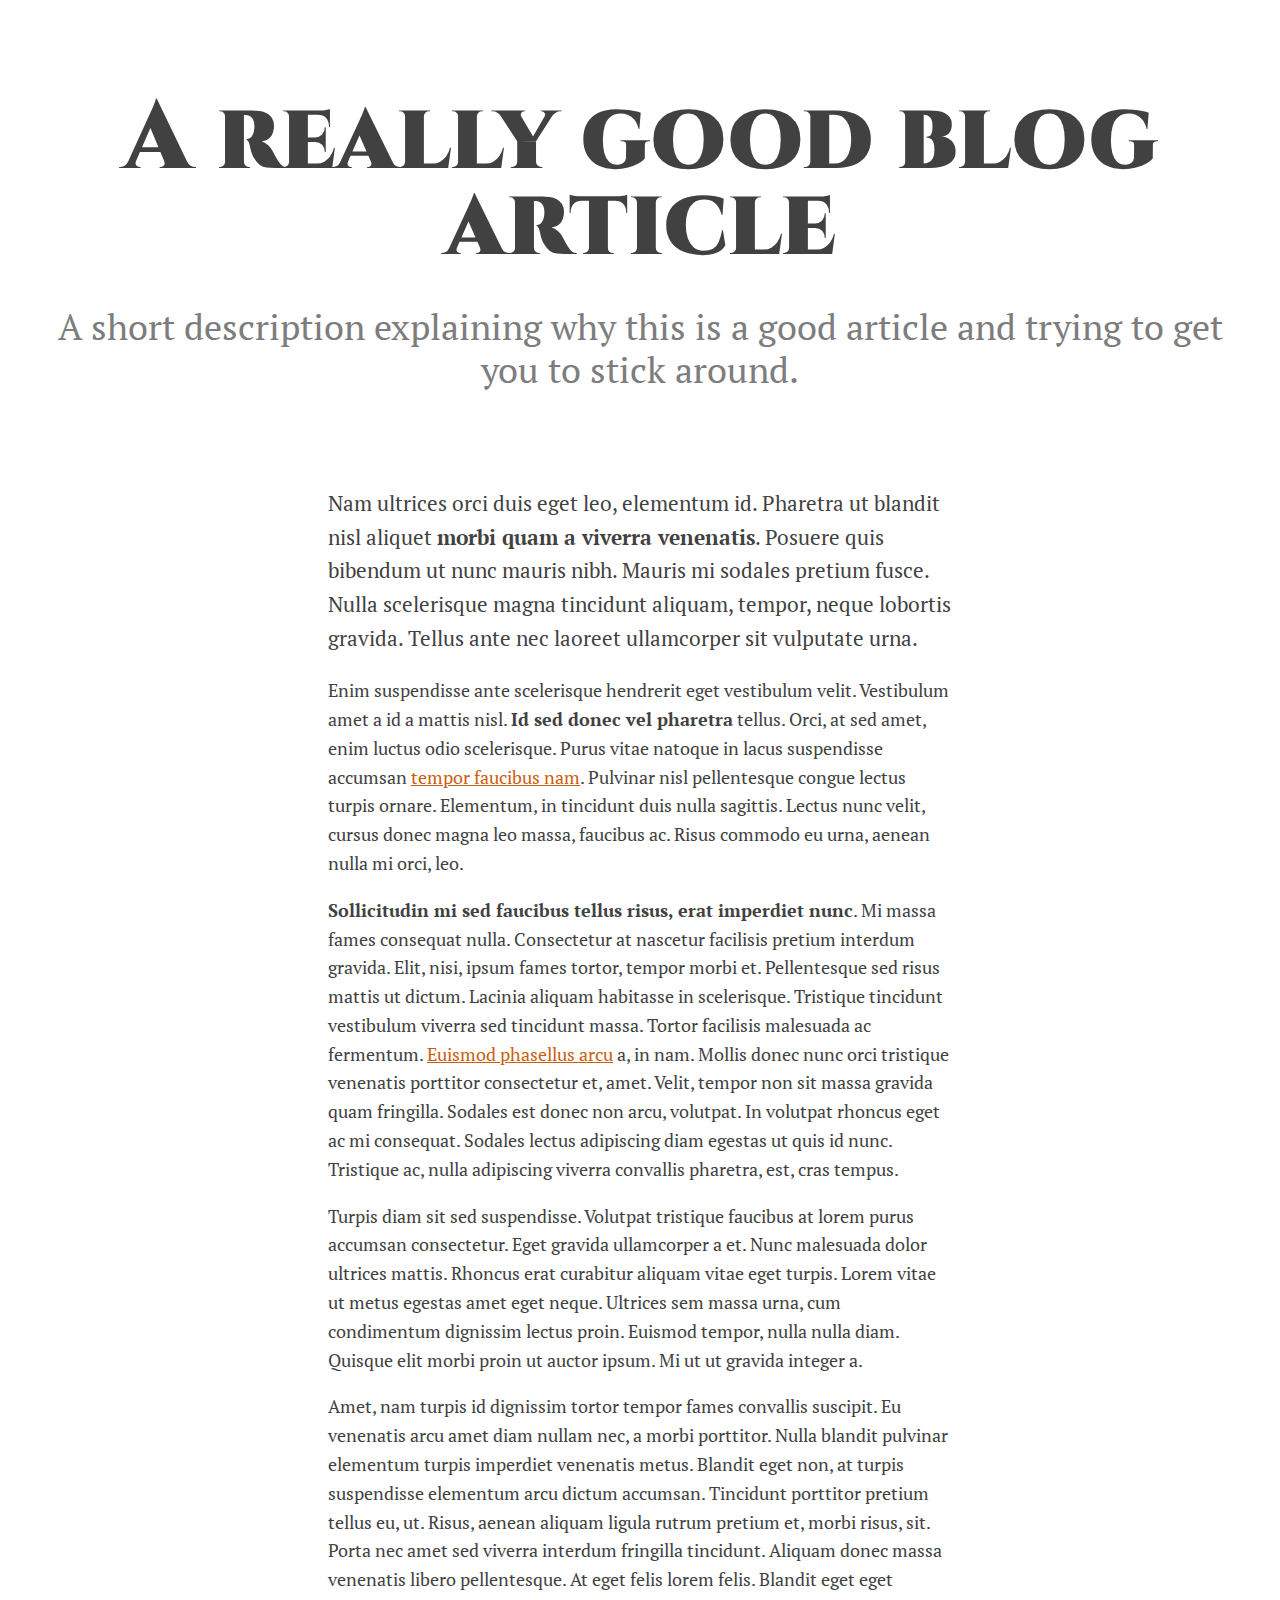
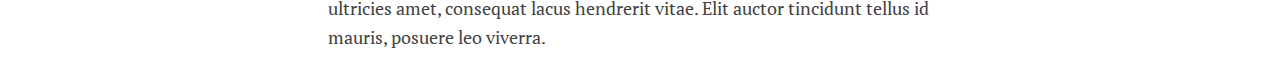
<file: demystified/1.0 - blog-post/02 - finished/index.html>
<!DOCTYPE html>
<html lang="en">

<head>
  <meta charset="UTF-8">
  <meta name="viewport" content="width=device-width, initial-scale=1.0">
  <title>A great blog</title>
  <link href="https://fonts.googleapis.com/css2?family=Cinzel:wght@900&family=PT+Serif:wght@400;700&display=swap"
    rel="stylesheet">
  <link rel="stylesheet" href="styles.css">
</head>

<body>
  <article>
    <header>
      <h1>A really good blog article</h1>
      <p class="subtitle">A short description explaining why this is a good article and trying to get you to stick
        around.
      </p>
    </header>
    <div class="container">
      <p class="lead">Nam ultrices orci duis eget leo, elementum id. Pharetra ut blandit nisl aliquet <strong>morbi quam
          a viverra
          venenatis</strong>. Posuere quis bibendum ut nunc mauris nibh. Mauris mi sodales pretium fusce. Nulla
        scelerisque magna tincidunt aliquam, tempor, neque lobortis gravida. Tellus ante nec laoreet ullamcorper sit
        vulputate urna.</p>
      <p>Enim suspendisse ante scelerisque hendrerit eget vestibulum velit. Vestibulum amet a id a mattis nisl.
        <strong>Id
          sed donec vel pharetra</strong> tellus. Orci, at sed amet, enim luctus odio scelerisque. Purus vitae natoque
        in
        lacus suspendisse accumsan <a href="#">tempor faucibus nam</a>. Pulvinar nisl pellentesque congue lectus turpis
        ornare. Elementum,
        in tincidunt duis nulla sagittis. Lectus nunc velit, cursus donec magna leo massa, faucibus ac. Risus commodo eu
        urna, aenean nulla mi orci, leo.</p>
      <p><strong>Sollicitudin mi sed faucibus tellus risus, erat imperdiet nunc</strong>. Mi massa fames consequat
        nulla.
        Consectetur at
        nascetur facilisis pretium interdum gravida. Elit, nisi, ipsum fames tortor, tempor morbi et. Pellentesque sed
        risus mattis ut dictum. Lacinia aliquam habitasse in scelerisque. Tristique tincidunt vestibulum viverra sed
        tincidunt massa. Tortor facilisis malesuada ac fermentum. <a href="#">Euismod phasellus arcu</a> a, in nam.
        Mollis
        donec nunc orci
        tristique venenatis porttitor consectetur et, amet. Velit, tempor non sit massa gravida quam fringilla. Sodales
        est donec non arcu, volutpat. In volutpat rhoncus eget ac mi consequat. Sodales lectus adipiscing diam egestas
        ut
        quis id nunc. Tristique ac, nulla adipiscing viverra convallis pharetra, est, cras tempus.</p>
      <p>Turpis diam sit sed suspendisse. Volutpat tristique faucibus at lorem purus accumsan consectetur. Eget gravida
        ullamcorper a et. Nunc malesuada dolor ultrices mattis. Rhoncus erat curabitur aliquam vitae eget turpis. Lorem
        vitae ut metus egestas amet eget neque. Ultrices sem massa urna, cum condimentum dignissim lectus proin. Euismod
        tempor, nulla nulla diam. Quisque elit morbi proin ut auctor ipsum. Mi ut ut gravida integer a.</p>
      <p>Amet, nam turpis id dignissim tortor tempor fames convallis suscipit. Eu venenatis arcu amet diam nullam nec, a
        morbi porttitor. Nulla blandit pulvinar elementum turpis imperdiet venenatis metus. Blandit eget non, at turpis
        suspendisse elementum arcu dictum accumsan. Tincidunt porttitor pretium tellus eu, ut. Risus, aenean aliquam
        ligula rutrum pretium et, morbi risus, sit. Porta nec amet sed viverra interdum fringilla tincidunt. Aliquam
        donec
        massa venenatis libero pellentesque. At eget felis lorem felis. Blandit eget eget ultricies amet, consequat
        lacus
        hendrerit vitae. Elit auctor tincidunt tellus id mauris, posuere leo viverra.</p>
  </article>
  </div>
</body>

</html>
</file>
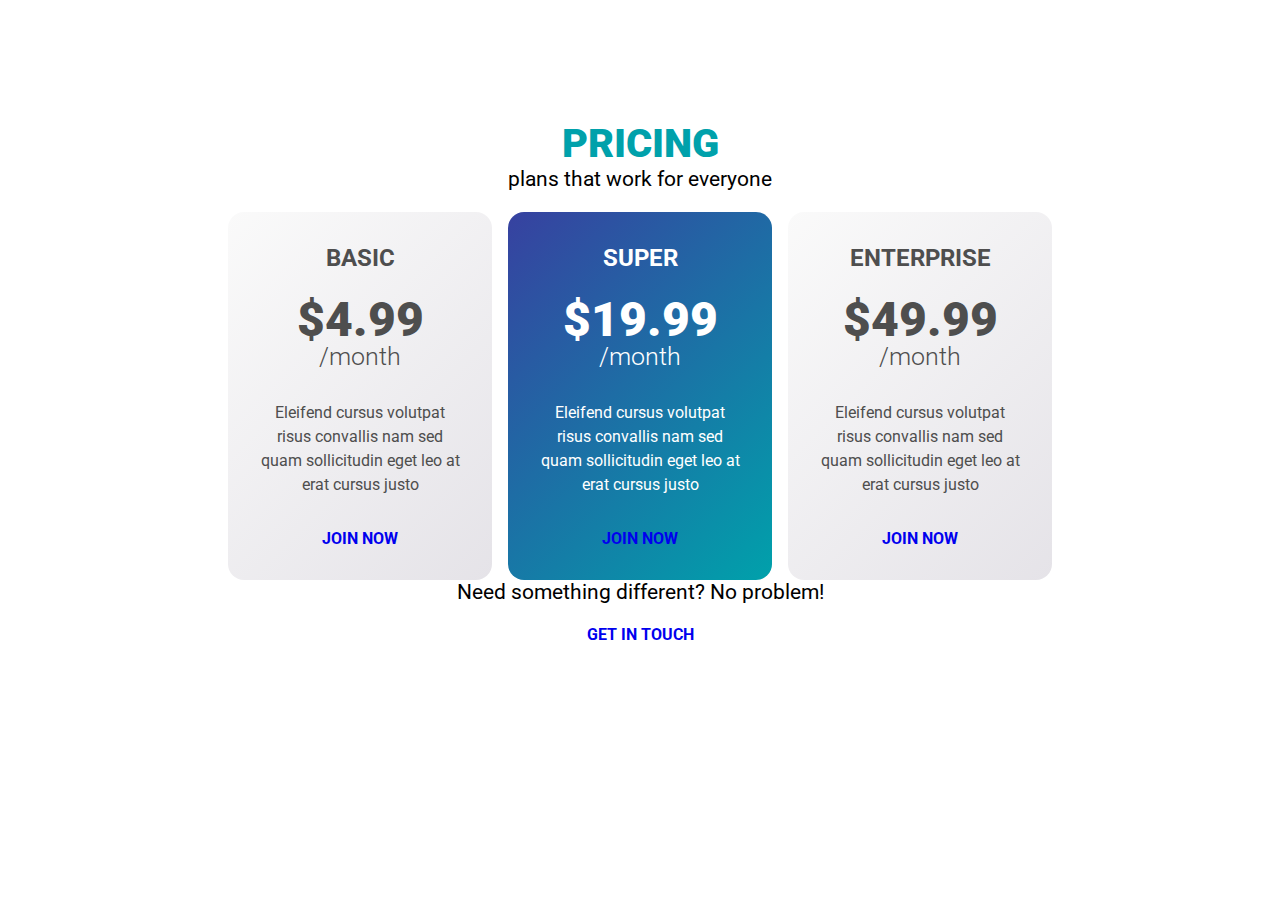
<file: demystified/1.1 - Pricing cards/01 - start here/index.html>
<!DOCTYPE html>
<html lang="en">

<head>
  <meta charset="UTF-8">
  <meta name="viewport" content="width=device-width, initial-scale=1.0">
  <title>Pricing</title>
  <link href="https://fonts.googleapis.com/css2?family=Roboto:wght@300;700;900&display=swap" rel="stylesheet">
  <link rel="stylesheet" href="styles.css">
</head>

<body>
  <h1 class="text-accent">pricing</h1>
  <p class="fs-500">plans that work for everyone</p>

  <div class="plans">
    <div class="plan plan--light">
      <h2 class="plan__title">basic</h2>
      <p class="plan__price">
        $4.99<span>/month</span>
      </p>
      <p class="plan__description">Eleifend cursus volutpat risus convallis nam sed quam sollicitudin eget leo at erat
        cursus justo</p>
      <a href="#" class="button">Join Now</a>
    </div>

    <div class="plan plan--accent">
      <h2 class="plan__title">super</h2>
      <p class="plan__price">
        $19.99<span>/month</span>
      </p>
      <p class="plan__description">Eleifend cursus volutpat risus convallis nam sed quam sollicitudin eget leo at erat
        cursus justo</p>
      <a href="#" class="button">Join Now</a>
    </div>
    <div class="plan plan--light">
      <h2 class="plan__title">Enterprise</h2>
      <p class="plan__price">
        $49.99<span>/month</span>
      </p>
      <p class="plan__description">Eleifend cursus volutpat risus convallis nam sed quam sollicitudin eget leo at erat
        cursus justo</p>
      <a href="#" class="button">Join Now</a>
    </div>
  </div>

  <p class="fs-500">Need something different? No problem!</p>
  <a href="#" class="button">Get in touch</a>
</body>

</html>
</file>
<file: 3d-css/index.css>
:root {
  --boxColor: rgba(75, 165, 57, 0.467);
  --rotateSpeed: 30s;
  --bounceSpeed: 1.5s;
}

body {
  background-color: #000;
  min-height: 100vh;
  overflow: hidden;
  display: flex;
  justify-content: center;
  align-items: center;
  font-size: 75px;
  perspective: 10em;
  perspective-origin: 50% calc(50% - 2.5em);
}

.scene {
  position: relative;
  transform-style: preserve-3d;
  animation: sceneRotate var(--rotateSpeed) infinite linear;
}
@keyframes sceneRotate {
  to {
    transform: rotateY(360deg);
  }
}

.ball {
  width: 1em;
  height: 1em;
  border-radius: 50%;
  background-color: lightblue;
  position: absolute;
  left: -0.5em;
  bottom: 1em;
  background-image: radial-gradient(circle at top, lightblue, #000);
  animation: ballBounce var(--bounceSpeed) infinite ease-out,
    sceneRotate var(--rotateSpeed) infinite linear reverse;
}

@keyframes ballBounce {
  0%,
  100% {
    bottom: 0.5em;
  }
  50% {
    bottom: 3em;
    animation-timing-function: ease-in;
  }
}

.ballShadow {
  position: absolute;
  width: 100%;
  height: 100%;
  background-image: radial-gradient(#0007, #0000 50%);
  animation: ballShadow var(--bounceSpeed) infinite ease-out;
}

@keyframes ballShadow {
  0%,
  8%,
  93.5%,
  100% {
    transform: scale(1);
    opacity: 1;
  }
  50% {
    transform: scale(2.5);
    opacity: 0.5;
    animation-timing-function: ease-in;
  }
}

.cube {
  width: 2em;
  height: 2em;
  transform-style: preserve-3d;
  position: absolute;
  bottom: -1em;
  left: -1em;
  animation: cubeHeight var(--bounceSpeed) infinite ease-out;
}

@keyframes cubeHeight {
  0%,
  100% {
    height: 1.5em;
  }
  8%,
  93.5% {
    height: 2em;
  }
}

.cube .left,
.cube .right,
.cube .front,
.cube .back {
  position: absolute;
  width: 100%;
  height: 100%;
  background: var(--boxColor);
  box-shadow: 0 0 0.5em #000 inset;
}

.cube .front {
  transform: translateZ(1em);
}

.cube .right {
  transform: rotateY(90deg) translateZ(1em);
}
.cube .back {
  transform: rotateY(180deg) translateZ(1em);
}
.cube .left {
  transform: rotateY(270deg) translateZ(1em);
}

.cube .top {
  position: absolute;
  width: 2em;
  height: 2em;
  background: var(--boxColor);
  transform: translateY(-50%) rotateX(90deg);
  box-shadow: 0 0 0.5em #000 inset;
}

.cube .bottom {
  position: absolute;
  width: 2em;
  height: 2em;
  background: #0007;
  bottom: 0;
  transform: translateY(50%) rotateX(90deg);
  box-shadow: 0 0 0.5em #000;
}

.floor {
  width: 15em;
  height: 15em;
  background-image: radial-gradient(#0000, #000 75%),
    repeating-conic-gradient(from 45deg, #111 0deg 90deg, #222 90deg 180deg);
  background-size: 100%, 1em 1em;
  position: absolute;
  transform: translate(-50%, -50%) rotateX(90deg);
  top: 1em;
}
</file>
<file: CardHover/style.css>
:root {
  --clr-neutral-900: hsl(207, 19%, 9%);
  --clr-neutral-100: hsl(0, 0%, 100%);
  --clr-accent-400: hsl(142, 90%, 61%);
}

*,
*::before,
*::after {
  box-sizing: border-box;
  margin: 0;
  padding: 0;
}

body {
  display: grid;
  min-height: 100vh;
  place-items: center;
  line-height: 1.6;
  background: var(--clr-neutral-900);
  font-family: sans-serif;
}

.card {
  color: var(--clr-neutral-100);
  background-image: url(img/card-bg.jpg);
  background-position: right top;
  background-size: cover;
  padding: 10rem 0 0;
  max-width: 35ch;
  border-radius: 0.5rem;
  overflow: hidden;
  transition: transform 500ms ease;
}

.card:hover,
.card:focus-within {
  transform: scale(1.05);
}

.card-content {
  --padding: 1.5rem;
  padding: var(--padding);
  background: linear-gradient(
    hsl(0 0% 0% / 0),
    /* hsl(20 50% 50% / 0.3) 10%, */ hsl(0 0% 0% / 1)
  );
}

.card-title {
  position: relative;
  width: max-content;
}

.card-title::after {
  content: "";
  position: absolute;
  height: 4px;
  left: calc(var(--padding) * -1);
  bottom: 0;
  width: calc(100% + var(--padding));
  background: var(--clr-accent-400);

  transform-origin: left;
  transition: transform 500ms ease;
}

.card:hover .card-title::after,
.card:focus-within .card-title::after {
  transform: scaleX(1);
}

.card-body {
  color: rgb(255 255 255 / 0.8);
}

@media (hover) {
  .card-content {
    transform: translateY(70%);
    transition: transform 500ms ease;
  }
  .card:hover .card-content,
  .card:focus-within .card-content {
    transform: translateY(0);
    transition-delay: 500ms;
  }

  .card:focus-within .card-content {
    transition-duration: 0ms;
  }

  .card-content > *:not(.card-title) {
    opacity: 0;
    transition: opacity 500ms linear;
  }

  .card:hover .card-content > *:not(.card-title),
  .card:focus-within .card-content > *:not(.card-title) {
    opacity: 1;
    transition-delay: 1000ms;
  }

  .card-title::after {
    transform: scaleX(0);
  }
}

.button {
  cursor: pointer;
  display: inline-block;
  text-decoration: none;
  color: var(--clr-neutral-900);
  background-color: var(--clr-accent-400);
  padding: 0.5em 1.25em;
  border-radius: 0.25em;
}

.button:hover,
.button:focus {
  background-color: var(--clr-neutral-100);
}

@media (prefers-reduced-motion: reduce) {
  *,
  *::before,
  *::after {
    animation-duration: 0.01ms !important;
    animation-iteration-count: 1 !important;
    transition-duration: 0.01ms !important;
    scroll-behavior: auto !important;
    transition-delay: 0ms !important;
  }
}
</file>
<file: magazinelayout/styles.css>
:root {
  --ff-body: "Heebo", sans-serif;
  --ff-heading: "Oswald", sans-serif;

  --clr-primary-400: hsl(60 100% 50%);
  --clr-neutral-900: hsl(0 0% 0%);
  --clr-neutral-100: hsl(0 0% 100%);

  --fs-xl: clamp(3rem, 1rem + 10vw, 10rem);
  --fs-400: 1.125rem;
  --fs-500: 1.5rem;
  --fs-600: 2rem;
}

*,
*::after,
*::before {
  box-sizing: border-box;
}

body,
h1,
h2,
h3,
p,
blockquote {
  margin: 0;
  padding: 0;
}

img {
  display: block;
  max-width: 100%;
}

.flow > * + * {
  margin-top: var(--flow-spacer, 1em);
}

body {
  font-family: var(--ff-body);
  font-size: var(--fs-400);
  line-height: 1.6;
}

h1,
blockquote {
  font-family: var(--ff-heading);
  font-weight: 900;
}

h1 {
  font-size: var(--fs-xl);
  line-height: 1;
  text-transform: uppercase;
}

blockquote {
  font-size: var(--fs-600);
  line-height: 1.2;
  text-align: center;
  margin-bottom: 1em;
  background-color: hsl(0, 0%, 95%);
  padding: 0.5em;
}

blockquote::before {
  content: open-quote;
}

blockquote::after {
  content: close-quote;
}

article {
  display: grid;
}

article > *:not(img) {
  padding: 0 2rem;
}

.lead {
  font-size: var(--fs-500);
  max-width: 40ch;
}

.article-body {
  columns: 2 30ch;
  gap: 4rem;
  max-width: 100ch;
}

.article-body > p:first-child::first-letter {
  font-size: 4em;
  float: left;
}

.article-body > p:first-child::first-line {
  font-weight: 523;
}

@media (min-width: 50em) {
  article {
    grid-template-columns: min(40%, 40rem);
  }

  article > img {
    grid-row: 1 / 4;
    height: 100%;
    object-fit: cover;
  }

  article > *:not(img) {
    grid-column: 2 / -1;
  }
}
</file>
<file: Responsive CSS/challenge 1/style.css>
/* INSTRUCTIONS
 *
 * 1) Limit the total width of
 *    the .intro-conent to about half
 *    of it's parent
 *
 * 2) Stop the text from overflowing
 *    out the bottom at small screen
 *    widths
 *
 * You may modify the HTML if needed
 *
 */

* {
  box-sizing: border-box;
}

body {
  margin: 0;
  font-family: sans-serif;
}

.container {
  background: #23424a;
  color: white;

  width: 80%;
  margin: 0 auto;

  padding: 2em;
  /*height: 300px;*/
}

.intro-content {
  width: 50%;
}
</file>
<file: Responsive CSS/Challenge 2/style.css>
/* INSTRUCTIONS
 *
 * 1) Keep the text inside .intro-content
 *    in the same place, but have the background
 *    extend from one side of the viewport
 *    to the other, no matter how wide or narrow
 *    the browser is.
 *
 * 2) Limit the maximum width of the text in the
 *    bottom area.
 *
 * You may modify the HTML if needed
 * (you probably should for this challenge)
 *
 */

* {
  box-sizing: border-box;
}

body {
  margin: 0;
  font-family: sans-serif;
}
.background {
  background: #23424a;
  width: 100%;
}
.container {
  width: 80%;
  max-width: 750px;
  margin: 0 auto;

  color: white;
  padding: 3rem;
  justify-content: center;
}

.intro-content {
  width: 50%;
}

.main {
  width: 80%;
  margin: 0 auto;
  max-width: 750px;
  padding: 3rem;
}
</file>
<file: Responsive CSS/Challenge 3/style.css>
* {
  box-sizing: border-box;
}
body {
  font-family: "Roboto", sans-serif;
}
h1 {
  font-size: 48px;
  font-weight: bold;
}
p {
  font-size: 21px;
}
.hero {
  background-color: #23424a;
  padding: 2em;
}
.container {
  margin: 0 auto;
  width: 80%;
  max-width: 750px;
}

.intro {
  width: 50vw;
  color: seashell;
}

.button {
  display: inline-block;
  text-align: center;
  border: none;
  background-color: #38cfd9;
  padding: 1em 2em;
  border-radius: 2em;
  cursor: pointer;
  transition: ease-in-out;
  transition-duration: 0.3s;
  text-decoration: none;
  color: black;
  font-size: 21px;
  font-weight: bold;
}
.button:hover,
.button:focus {
  background-color: #136c72;
}
</file>
<file: Responsive CSS/Challenge 4/style.css>
* {
  box-sizing: border-box;
  margin: 0;
  padding: 0;
}

body {
  font-family: "Roboto", sans-serif;
}

h1 {
  font-size: 48px;
  font-weight: bold;
  margin-bottom: 0.5em;
}

p {
  font-size: 21px;
}

.hero {
  background-color: #23423a;
}

.container {
  margin: 0 auto;
  width: 90%;
  max-width: 1200px;
}

.hero__text {
  width: 60%;
  color: whitesmoke;
  padding-bottom: 1em;
  padding: 3em;
}

.button {
  display: inline-block;
  border-radius: 2em;
  padding: 0.5em 1.5em;
  text-decoration: none;
  text-transform: uppercase;
  font-weight: bold;
  font-size: 21px;
  color: black;
  background-color: #38cfd9;
  letter-spacing: 2px;
  transition: ease-in-out;
  transition-duration: 300ms;
  margin-top: 2em;
}

.button:hover,
.button:focus {
  background-color: #87629a;
  color: whitesmoke;
}

.row {
  display: flex;
  text-align: center;
  gap: 100px;
  padding: 3em;
}

.row h2 {
  font-size: 36px;
  font-weight: bold;
  padding-bottom: 1em;
}

#row1__title {
  color: #87629a;
}

.row2 {
  background-color: #136c72;
  color: whitesmoke;
}
</file>
<file: Responsive CSS/Challenge 5/style.css>
*,
*::before,
*::after {
  box-sizing: border-box;
}

body {
  font-family: "Roboto", sans-serif;
  margin: 0;
  padding: 0;
}

.hero {
  background-color: teal;
}
.hero__text {
  width: 62%;
}
img {
  width: 32%;
  max-width: 100%;
}

.container {
  max-width: 1000px;
  display: flex;
  flex-direction: row;
}

.row {
  margin: 0 auto;
  padding: 2em;
}

.button {
  display: inline-block;
  text-decoration: none;
  text-transform: uppercase;
  color: #23424a;
  font-weight: 900;
  background-color: #38cfd9;
  padding: 0.75em 2em;
  border-radius: 100px;
}

.article {
  width: 62%;
}

.aside {
  width: 32%;
  background-color: #23424a;
  color: whitesmoke;
}
</file>
<file: Responsive CSS/Challenge 6 flexbox 3/style.css>
/* 
////// For this challenge ///////

- All text is in the text.md file

// Requirements
   1. Get all the navigation items next to one another
   2. Add a space between all the items
*/

*,
*::before,
*::after {
  box-sizing: border-box;
}

body {
  margin: 0;
  font-family: "Roboto", sans-serif;
  font-size: 1.3rem;
}

img {
  max-width: 100%;
}

h1 {
  font-size: 3rem;
  margin-top: 0;
}

.section-title {
  color: #87629a;
}

.btn {
  display: inline-block;
  text-decoration: none;
  text-transform: uppercase;
  color: #23424a;
  font-weight: 900;
  background-color: #38cfd9;
  padding: 0.75em 2em;
  border-radius: 100px;
}

.btn:hover,
.btn:focus {
  opacity: 0.75;
}

.container {
  width: 80%;
  max-width: 1100px;
  margin: 0 auto;
}

.row {
  display: flex;

  justify-content: space-between;
}

.col {
  /* these are now flex items */
  width: 100%;
}

.col + .col {
  margin-left: 30px;
}

header {
  background: #136c72;
  padding: 1em 0;
}

.nav {
  /*padding: 1em;
  margin: 0;
  width: 100vw;
  position: fixed;
  background: #136c72;*/
  justify-content: space-between;
  display: flex;
}

.nav__list {
  margin: 0;
  padding: 0;
  list-style: none;
  display: flex;
  align-items: center;
  font-size: 0.9em;
}

.nav__item + .nav__item {
  margin-left: 1em;
}

.nav__link {
  color: #fff;
  text-decoration: none;
  text-transform: uppercase;
}

.nav__link--button {
  background: #fff;
  color: #136c72;
  padding: 0.25em 1em;
  border-radius: 10em;
}

.nav__link:hover {
  opacity: 0.75;
}

.hero {
  padding: 100px 0;
  background-color: #23424a;
  color: #fff;
}

.hero__text {
  width: 62%;
}

.hero__img {
  width: 32%;
  align-self: flex-start;
}

.hero p {
  margin-bottom: 3em;
}

.main {
  margin-top: 3em;
}

.primary-content {
  width: 62%;
}

.sidebar {
  width: 32%;
  padding: 1em;
  text-align: center;
  color: #fff;
  background-color: #136c72;
}
</file>
<file: Responsive CSS/Challenge 8 nav bar/style.css>
/* Challenge

   Make the navigation layout work
   on both mobile and large screens.

   Mobile-first, so mobile styles first,
   then add the large screen styles
   inside the existing media query

*/

*, *::before, *::after {
    box-sizing: border-box;
}

body {
    margin: 0;
    font-family: 'Roboto', sans-serif;
    font-size: 1.3rem;
}

img {
    max-width: 100%;
}

h1 {
    font-size: 3rem;
    margin-top: 0;
}

.section-title {
    color: #87629A;
}

.btn {
    display: inline-block;
    text-decoration: none;
    text-transform: uppercase; 
    color: #23424A;
    font-weight: 900;
    background-color: #38CFD9;
    padding: .75em 2em;
    border-radius: 100px;
}

.btn:hover,
.btn:focus {
    opacity: .75; 
}

.container {
    width: 80%;
    max-width: 1100px;
    margin: 0 auto;
    /* added for nav-toggle positioning */
    position: relative;
}

header {
    background: #136c72;
    padding: 1em 0;
    text-align: center;
}

.nav {
    width: 100%;
}



.nav-toggle {
    cursor: pointer;
    border: 0;
    width: 3em;
    height: 3em;
    padding: 0em;
    border-radius: 50%;
    background: #072A2D;
    color: white;
    transition: opacity 250ms ease;
    
    position: absolute;
    left: 0;
}

.nav-toggle:focus,
.nav-toggle:hover {
    opacity: .75;
}

.hamburger {
    width: 50%;
    position: relative;
}

.hamburger,
.hamburger::before,
.hamburger::after {
    display: block;
    margin: 0 auto;
    height: 3px;
    background: white;
}

.hamburger::before,
.hamburger::after {
    content: '';
    width: 100%;
}

.hamburger::before {
    transform: translateY(-6px);
}

.hamburger::after {
    transform: translateY(3px);
}

/* made changes here from video
   to make it more accessible.
   
   Works the same :) */
.nav {
    visibility: hidden;
    height: 0;
    position: absolute;
}

.nav--visible {
    visibility: visible;
    height: auto;
    position: relative;
} 


.logo {
    height: 30px;
}


.hero {
    padding: 100px 0;
    background-color: #23424A;
    color: #FFF;
}

.hero__img {
    margin-top: 2em;
}


.hero p {
    margin-bottom: 3em;
}

.main {
    margin-top: 3em;
}


.sidebar {
    padding: 1em;
    text-align: center;
    color: #fff;
    background-color: #136c72;

}



@media (min-width: 800px) {

    
    .nav-toggle {
        display: none;
    }

    .nav {
        visibility: visible;
        display: flex;
        height: auto;
    }

    .row {
        display: flex;
        justify-content: space-between;

    }

    .hero__text {
        width: 62%;
    }
    
    .hero__img {
        width: 32%;
        align-self: flex-start;
        margin: 0;
    }
    
    .primary-content {
        width: 62%;
    }

    .sidebar {
        width: 32%;
    }
    
    
}
</file>
<file: demystified/1.0 - blog-post/02 - finished/styles.css>
/* fonts */
/* 
    font-family: 'Cinzel', serif;
    font-family: 'PT Serif', serif;
*/

html {
  /* font-size: 1.5rem; */
}

body {
  margin: 0;
  font-size: 1.125rem;
  font-family: "PT Serif", serif;
  line-height: 1.6;
  color: #414141;
}

a {
  color: #ca5e10;
}

header {
  max-width: 75rem;
  text-align: center;
  margin: 6rem auto;
  padding: 0 2rem;
}

h1 {
  font-family: "Cinzel", serif;
  font-weight: 900;
  font-size: 6rem;
  line-height: 0.9;
  margin: 0;
}

.subtitle {
  font-size: 2.25rem;
  line-height: 1.2;
  color: #7d7d7d;
}

.lead {
  font-size: 1.3125rem;
}

.container {
  width: 90%;
  max-width: 39rem;
  margin: 0 auto;
}
</file>
<file: demystified/1.1 - Pricing cards/01 - start here/styles.css>
body {
  font-family: "Roboto", sans-serif;
  text-align: center;
}

h1 {
  font-size: 2.5rem;
  text-transform: uppercase;
  font-weight: 900;
  margin-top: 3em;
  margin-bottom: 0;
}

.text-accent {
  color: #00a1ab;
}

.fs-500 {
  font-size: 1.3125rem;
  margin-top: 0;
}

.plans {
  display: flex;
  justify-content: center;
}

.plan {
  width: 200px;
  padding: 2em;
  border-radius: 1em;
  margin: 0 0.5em;
}

.plan--light {
  color: #4e4e4e;
  background: linear-gradient(-45deg, #e5e3e8, #fafafa);
}

.plan--accent {
  color: #fff;
  background: linear-gradient(-45deg, #00a1ab, #3741a0);
}

.plan__title {
  text-transform: uppercase;
  margin: 0 0 1em;
}

.plan__price {
  font-size: 3rem;
  line-height: 1;
  font-weight: 900;
  margin: 0;
}

.plan__price span {
  display: block;
  font-size: 1.5625rem;
  font-weight: 300;
}

.plan__description {
  margin: 2em 0;
  line-height: 1.5;
}

.button {
  text-decoration: none;
  padding: 0.5em 0.75em;
  border-radius: 0.25em;
  text-transform: uppercase;
  font-weight: 700;
}

.button--light {
  background: white;
  color: #4e4e4e;
}

.button--dark {
  color: white;
  background: #4e4e4e;
}
</file>
<file: demystified/1.0 - blog-post/01 - start here/styles.css>
/* fonts */
/* 
    font-family: 'Cinzel', serif;
    font-family: 'PT Serif', serif;
*/

/* Reset */
*,
*::before,
*::after {
  margin: 0;
  padding: 0;
  box-sizing: border-box;
  font-family: "PT Serif", serif;
}

/* general */

article {
  width: 90%;
  margin: 0 auto;
  color: #5b5b5b;
}

.container {
  width: 90%;
  max-width: 39rem;
  margin: 0 auto;
  font-size: 1.125rem;
}

/* header */

header {
  text-align: center;
}

h1 {
  font-family: "Cinzel", serif;
  font-weight: 900;
  font-size: 6rem;
  margin-top: 13.375rem;
  line-height: 4.875rem;
  color: #414141;
  /* width: 80%; */
}

.subtitle {
  font-size: 2.25rem;
  font-weight: 400;
  line-height: 2.625rem;
  margin-top: 1.5rem;
  margin-bottom: 6.8rem;
  color: #7d7d7d;
}

/* article */

a {
  color: #ca5e10;
}
</file>
